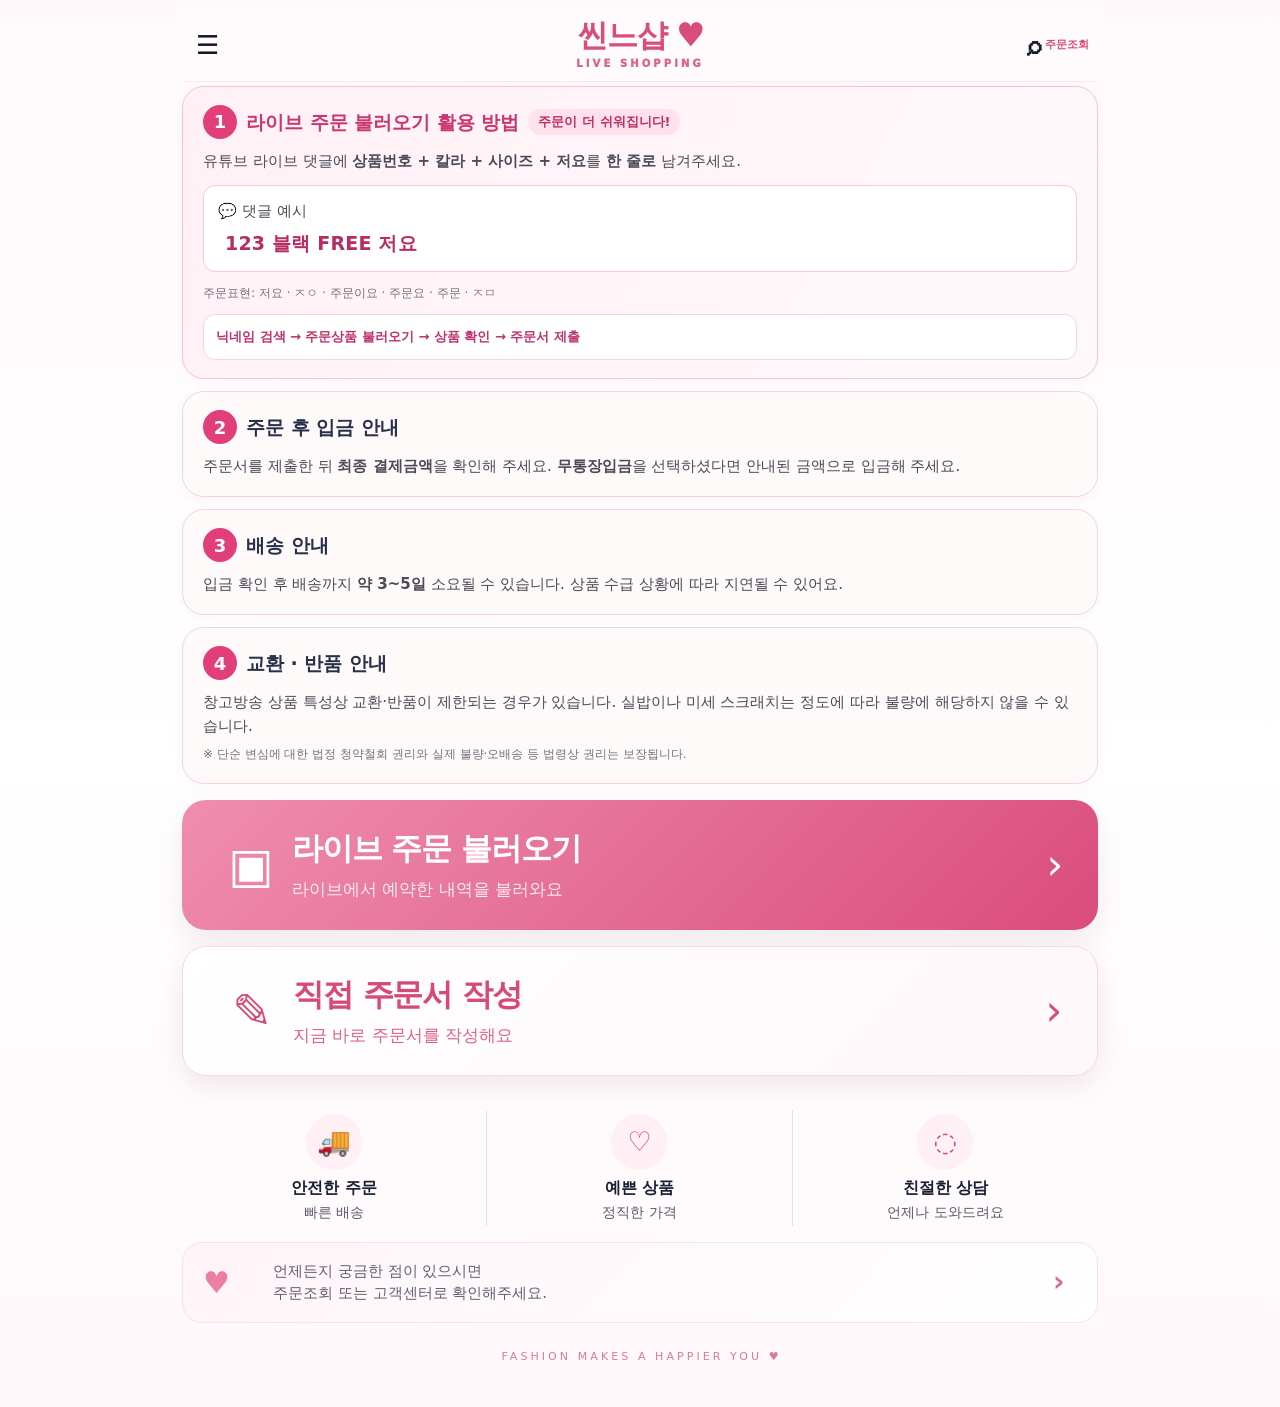
<file: index.html>
<!doctype html>
<html lang="ko">
<head>
<meta charset="utf-8">
<meta name="viewport" content="width=device-width,initial-scale=1,viewport-fit=cover">
<meta name="theme-color" content="#fff8fb">
<title>씬느샵 주문서 V7.2.43</title>
<link rel="stylesheet" href="styles.css?v=7.2.43-depositor">
<style>.ssinne-depositor-field{display:flex;flex-direction:column;gap:6px;margin:10px 0;padding:12px;border:1px solid #e9d5ff;border-radius:10px}.ssinne-depositor-field.hidden{display:none}.ssinne-depositor-field small{color:#64748b;font-size:12px}</style></head>
<body class="shop-body">
<div class="shop-shell customer-order-shell">
  <header class="shop-header customer-shop-header">
    <button id="homeMenuBtn" class="header-round" type="button" aria-label="메뉴">☰</button>
    <button id="backBtn" class="header-back hidden" type="button">← 이전으로</button>
    <a href="index.html" class="shop-logo shop-logo-centered">씬느샵 <span>♥</span><small>LIVE SHOPPING</small></a>
    <a href="customer.html" class="header-order-link" aria-label="주문조회"><span>⌕</span><small>주문조회</small></a>
  </header>

  <!-- 주문서 선택 -->
  <section id="homeScreen" class="screen">
    <div class="home-order-guides" aria-label="씬느샵 주문 이용 안내">
      <article class="home-order-guide home-order-guide-featured">
        <h2><span class="home-guide-num">1</span> 라이브 주문 불러오기 활용 방법 <em>주문이 더 쉬워집니다!</em></h2>
        <p>유튜브 라이브 댓글에 <strong>상품번호 + 칼라 + 사이즈 + 저요</strong>를 <strong>한 줄로</strong> 남겨주세요.</p>
        <div class="home-comment-example">💬 댓글 예시 <strong>123 블랙 FREE 저요</strong></div>
        <p class="home-guide-small">주문표현: 저요 · ㅈㅇ · 주문이요 · 주문요 · 주문 · ㅈㅁ</p>
        <div class="home-guide-steps">닉네임 검색 → 주문상품 불러오기 → 상품 확인 → 주문서 제출</div>
      </article>
      <article class="home-order-guide">
        <h2><span class="home-guide-num">2</span> 주문 후 입금 안내</h2>
        <p>주문서를 제출한 뒤 <strong>최종 결제금액</strong>을 확인해 주세요. <strong>무통장입금</strong>을 선택하셨다면 안내된 금액으로 입금해 주세요.</p>
      </article>
      <article class="home-order-guide">
        <h2><span class="home-guide-num">3</span> 배송 안내</h2>
        <p>입금 확인 후 배송까지 <strong>약 3~5일</strong> 소요될 수 있습니다. 상품 수급 상황에 따라 지연될 수 있어요.</p>
      </article>
      <article class="home-order-guide">
        <h2><span class="home-guide-num">4</span> 교환 · 반품 안내</h2>
        <p>창고방송 상품 특성상 교환·반품이 제한되는 경우가 있습니다. 실밥이나 미세 스크래치는 정도에 따라 불량에 해당하지 않을 수 있습니다.</p>
        <p class="home-guide-small">※ 단순 변심에 대한 법정 청약철회 권리와 실제 불량·오배송 등 법령상 권리는 보장됩니다.</p>
      </article>
    </div>

    <div class="home-choice-stack">
      <button id="goLive" class="home-choice home-choice-live" type="button">
        <span class="home-choice-icon">▣</span>
        <span class="home-choice-copy"><b>라이브 주문 불러오기</b><small>라이브에서 예약한 내역을 불러와요</small></span>
        <span class="home-choice-arrow">›</span>
      </button>
      <button id="goDirect" class="home-choice home-choice-direct" type="button">
        <span class="home-choice-icon">✎</span>
        <span class="home-choice-copy"><b>직접 주문서 작성</b><small>지금 바로 주문서를 작성해요</small></span>
        <span class="home-choice-arrow">›</span>
      </button>
    </div>

    <div class="home-trust">
      <div><span class="trust-circle">🚚</span><b>안전한 주문</b><small>빠른 배송</small></div>
      <div><span class="trust-circle">♡</span><b>예쁜 상품</b><small>정직한 가격</small></div>
      <div><span class="trust-circle">◌</span><b>친절한 상담</b><small>언제나 도와드려요</small></div>
    </div>
    <a class="home-help" href="customer.html"><span>♥</span><div>언제든지 궁금한 점이 있으시면<br>주문조회 또는 고객센터로 확인해주세요.</div><b>›</b></a>
    <div class="home-footer-copy">FASHION MAKES A HAPPIER YOU <span>♥</span></div>
  </section>

  <!-- 라이브 주문 불러오기 -->
  <section id="liveScreen" class="screen hidden order-flow-screen">
    <div class="flow-banner">
      <div class="flow-banner-icon">▣</div>
      <div><h1>라이브 주문 불러오기</h1><p>라이브 방송에서 예약한 상품을 불러와 주문서를 이어서 작성할 수 있어요.</p></div>
    </div>

    <div class="live-comment-guide" aria-label="라이브 댓글 주문 작성 방법">
      <div class="live-comment-guide-title">💬 라이브 댓글 주문 방법</div>
      <p>유튜브 방송 댓글에 <strong>상품번호 + 칼라 + 사이즈 + 주문표현</strong>을 <strong>한 줄로</strong> 남겨주세요.</p>
      <div class="live-comment-guide-examples">
        <span>예시 ① <strong>123 블랙 FREE 저요</strong></span>
        <span>예시 ② <strong>205 아이보리 L ㅈㅇ</strong></span>
        <span>예시 ③ <strong>307 핑크 M 주문이요</strong></span>
      </div>
      <p class="live-comment-guide-keywords">주문표현: <strong>저요 · ㅈㅇ · 주문이요 · 주문요 · 주문 · ㅈㅁ</strong></p>
      <p class="live-comment-guide-notice">※ 상품번호만 쓰거나 내용을 여러 줄로 나누면 주문이 인식되지 않을 수 있어요. 댓글을 남긴 뒤 아래에서 유튜브 닉네임으로 주문을 불러와 주세요.</p>
    </div>

    <div class="order-section-card">
      <div class="order-section-head">
        <div><h2>1. 유튜브 닉네임 입력</h2><p>방송에서 댓글을 작성할 때 사용한 이름을 입력해주세요. @는 빼셔도 됩니다.</p></div>
        <button id="liveCatalogRefresh" class="btn mini ghost refresh-mini" type="button">↻ 상품정보 새로고침</button>
      </div>
      <div class="two-col-fields one-col-mobile">
        <label><span>유튜브 닉네임</span><input id="liveNick" class="input" placeholder="예: 방송 댓글에 표시되는 이름" autocomplete="off" enterkeyhint="search"><div id="nickSuggestions" class="suggestions"></div><small id="liveNickHint" class="live-nick-hint">유튜브 댓글에 표시되는 닉네임을 입력해주세요.</small></label>
      </div>
      <button id="liveLoad" class="btn primary w100 order-main-button" type="button">🔎 내 주문상품 불러오기</button><div id="liveLookupResult" class="live-lookup-result hidden" role="status" aria-live="polite"></div><button id="liveDirectFallback" class="btn ghost w100 live-direct-fallback" type="button">댓글 주문이 없나요? 상품번호로 직접 주문하기 →</button>
    </div>

    <div id="liveLoaded" class="hidden commerce-layout live-commerce-layout">
      <div class="commerce-main">
        <div class="order-section-card cart-summary-card live-cart-main">
          <div class="order-section-head"><div><h2>2. 불러온 상품 확인</h2><p>상품번호·칼라·사이즈·수량을 확인하세요. 빠진 상품은 아래에서 추가할 수 있어요.</p></div><span id="liveCartCount" class="pill">총 0개</span></div>
          <div id="liveItems" class="text-item-list"></div>
        </div>

        <div class="order-section-card product-pick-card">
          <div class="order-section-head product-input-head"><div><h2>빠진 상품 추가하기 (선택)</h2><p>댓글 주문에 빠진 상품은 상품번호로 바로 추가할 수 있어요.</p></div><button id="liveCatalogRefresh2" class="btn mini ghost refresh-mini" type="button">↻ 상품정보 새로고침</button></div>
          <div class="product-search-row"><label>상품번호</label><input id="liveManualSearch" class="input" inputmode="text" autocapitalize="characters" autocomplete="off" placeholder="예: 105, A105, SS-12"><button id="liveManualSearchBtn" class="btn primary" type="button">⌕ 검색</button></div>
          <div id="liveManualSearchMessage" class="product-search-message hidden"></div>
          <div id="liveManualBox" class="direct-product-box hidden">
            <div class="field-row"><label>상품명</label><input id="liveManualName" class="input" readonly></div>
            <div class="option-compact-row"><label>칼라<select id="liveManualColor" class="input"></select></label><label>사이즈<select id="liveManualSize" class="input"></select></label><label>수량<div class="qtybox direct-qty"><button id="liveManualMinus" type="button">−</button><b id="liveManualQty">1</b><button id="liveManualPlus" type="button">+</button></div></label></div>
            <button id="liveManualAdd" class="btn primary w100 cart-add-button" type="button">🛒 주문에 추가</button>
          </div>
        </div>

        <div class="order-section-card shipping-form-card customer-info-card">
          <div class="order-section-head"><div><h2>주문자 · 배송지 정보</h2><p>이전에 입력한 배송지는 다음 주문에도 자동 저장됩니다.</p></div><span class="saved-badge">✓ 이전 배송지 자동저장</span></div>
          <div class="dense-form">
            <label><span>닉네임</span><input id="liveNick2" class="input" readonly></label>
            <label><span>수령인</span><input id="liveReceiver" class="input" placeholder="신성은"></label>
            <label><span>연락처</span><input id="livePhone2" class="input" inputmode="tel"></label>
            <label class="address-line"><span>주소</span><div><input id="liveAddress" class="input" readonly placeholder="주소 검색 버튼을 눌러주세요"><button class="btn primary" type="button" onclick="openPostcode('live')">⌕ 주소 검색</button></div></label>
            <div id="livePostcodePanel" class="postcode-inline hidden"><div class="postcode-inline-head"><div><b>주소 검색</b><small>도로명 또는 건물명을 입력해주세요.</small></div><button class="postcode-close" type="button" onclick="closePostcode('live')">닫기 ×</button></div><div id="livePostcodeEmbed" class="postcode-embed"></div></div>
            <input id="liveZip" class="hidden">
            <label><span>상세주소</span><input id="liveDetail" class="input"></label>
            <label><span>배송메모</span><input id="liveMemo" class="input" placeholder="문 앞에 놓아주세요"></label>
          </div>
        </div>
      </div>

      <aside class="commerce-summary">
        <div class="order-section-card total-summary-card">
          <div class="order-section-head"><div><h2>결제 예정금액</h2><p>불러온 상품 금액과 배송비를 확인해주세요.</p></div><span class="free-badge">20만원 이상 무료배송</span></div>
          <div class="checkout-total"><div><small>상품금액</small><b id="liveSubtotal">0원</b></div><i></i><div><small>배송비</small><b id="liveShipping">0원</b></div><i></i><div class="grand"><small>총 결제금액</small><b id="liveTotal">0원</b></div></div><div id="liveVipBadge" class="vip-customer-badge hidden"></div>
        </div>

        <div class="order-section-card compact-choice-card">
          <div class="order-section-head"><div><h2>배송지역</h2></div></div>
          <div class="simple-choice-grid"><button class="simple-choice active" data-ship-target="live" data-ship="basic"><span>◉</span><b>기본배송 4,000원</b></button><button class="simple-choice" data-ship-target="live" data-ship="island"><span>○</span><b>제주·도서산간 7,000원</b></button></div><input id="liveShippingType" class="hidden" value="basic">
        </div>

        <div class="order-section-card compact-choice-card">
          <div class="order-section-head"><div><h2>결제방식</h2></div></div>
          <div class="simple-choice-grid"><button class="simple-choice active" data-pay-target="live" data-pay="bank"><span>◉</span><b>🏦 계좌이체</b></button><button class="simple-choice card-choice" data-pay-target="live" data-pay="card"><span>○</span><b>💳 카드결제</b><small class="vat-note">부가세 10% 추가</small></button></div><input id="livePayment" class="hidden" value="bank">
          <label id="liveDepositorWrap" class="ssinne-depositor-field"><span>입금자명 (계좌이체)</span><input id="liveDepositor" class="input" placeholder="실제 입금하실 분의 이름" autocomplete="name"><small>수령인 이름이 기본 입력됩니다. 다른 이름으로 입금하시면 수정해주세요.</small></label>
        </div>

        <div class="order-section-card bank-section compact-bank-card">
          <div class="order-section-head"><div><h2>입금계좌</h2><p>관리자 설정의 최신 계좌가 표시됩니다.</p></div></div>
          <div class="account-row"><div><b id="liveBankAccount">계좌정보 확인중</b><small id="liveBankText">관리자 설정의 최신 계좌를 불러옵니다</small></div><button class="btn primary" type="button" onclick="copyBank()">▣ 계좌복사</button></div>
        </div>
        <button id="liveSubmit" class="btn primary w100 final-submit checkout-submit" type="button">✈ 주문서 제출하기</button>
      </aside>
    </div>
  </section>

  <!-- 직접 주문서 작성 -->
  <section id="directScreen" class="screen hidden order-flow-screen">
    <div class="flow-banner direct-banner">
      <div class="flow-banner-icon">▤</div>
      <div><h1>직접 주문서 작성</h1><p>원하시는 상품을 직접 검색하여 주문하실 수 있어요.</p></div>
      <div class="flow-handnote">좋아하는 마음이<br>좋은 하루를 만들어요 ♡</div>
    </div>

    <div class="commerce-layout direct-commerce-layout">
      <div class="commerce-main">
        <div class="order-section-card section-zero product-pick-card">
          <div class="order-section-head product-input-head">
            <div><h2>상품 담기</h2><p>상품번호를 검색하고 옵션을 골라 장바구니에 담아주세요.</p></div>
            <button id="directCatalogRefresh" class="btn mini ghost refresh-mini" type="button">↻ 상품정보 새로고침</button>
          </div>
          <div class="product-search-row"><label>상품번호</label><input id="directSearch" class="input" inputmode="text" autocapitalize="characters" autocomplete="off" placeholder="예: 105, A105, SS-12"><button id="directSearchBtn" class="btn primary" type="button">⌕ 검색</button></div>
          <div id="directSearchMessage" class="product-search-message hidden"></div>
          <div id="directProductBox" class="direct-product-box hidden">
            <div class="field-row"><label>상품명</label><input id="directProductName" class="input" readonly></div>
            <div class="option-compact-row"><label>칼라<select id="directColor" class="input"></select></label><label>사이즈<select id="directSize" class="input"></select></label><label>수량<div class="qtybox direct-qty"><button id="directMinus" type="button">−</button><b id="directQtyPick">1</b><button id="directPlus" type="button">+</button></div></label></div>
            <button id="directAdd" class="btn primary w100 cart-add-button" type="button">🛒 장바구니에 담기</button>
          </div>
        </div>

        <div class="order-section-card shipping-form-card customer-info-card">
          <div class="order-section-head"><div><h2>주문자 · 배송지 정보</h2><p>정확한 배송을 위해 연락처와 주소를 확인해주세요.</p></div><span class="saved-badge">✓ 이전 배송지 자동저장</span></div>
          <div class="dense-form">
            <label><span>닉네임</span><input id="directNick" class="input" placeholder="씬느샵-s0t (@ 제외)" autocomplete="off"></label>
            <label><span>수령인</span><input id="directReceiver" class="input" placeholder="신성은"></label>
            <label><span>연락처</span><input id="directPhone" class="input" inputmode="tel" placeholder="010-1234-5678"></label>
            <label class="address-line"><span>주소</span><div><input id="directAddress" class="input" readonly placeholder="주소 검색 버튼을 눌러주세요"><button class="btn primary" type="button" onclick="openPostcode('direct')">⌕ 주소 검색</button></div></label>
            <div id="directPostcodePanel" class="postcode-inline hidden"><div class="postcode-inline-head"><div><b>주소 검색</b><small>도로명 또는 건물명을 입력해주세요.</small></div><button class="postcode-close" type="button" onclick="closePostcode('direct')">닫기 ×</button></div><div id="directPostcodeEmbed" class="postcode-embed"></div></div>
            <input id="directZip" class="hidden">
            <label><span>상세주소</span><input id="directDetail" class="input"></label>
            <label><span>배송메모</span><input id="directMemo" class="input" placeholder="문 앞에 놓아주세요"></label>
          </div>
        </div>
      </div>

      <aside class="commerce-summary">
        <div class="order-section-card cart-summary-card">
          <div class="order-section-head"><div><h2>장바구니</h2><p>여러 상품을 계속 담고 수량을 바로 조정할 수 있어요.</p></div><span id="directCartCount" class="pill">총 0개</span></div>
          <div id="directCart" class="text-item-list"></div>
        </div>

        <div class="order-section-card total-summary-card">
          <div class="order-section-head"><div><h2>결제 예정금액</h2><p>상품금액과 배송비를 확인해주세요.</p></div><span class="free-badge">20만원 이상 무료배송</span></div>
          <div class="checkout-total"><div><small>상품금액</small><b id="directSubtotal">0원</b></div><i></i><div><small>배송비</small><b id="directShipping">0원</b></div><i></i><div class="grand"><small>총 결제금액</small><b id="directTotal">0원</b></div></div><div id="directVipBadge" class="vip-customer-badge hidden"></div>
        </div>

        <div class="order-section-card compact-choice-card">
          <div class="order-section-head"><div><h2>배송지역</h2></div></div>
          <div class="simple-choice-grid"><button class="simple-choice active" data-ship-target="direct" data-ship="basic"><span>◉</span><b>기본배송 4,000원</b></button><button class="simple-choice" data-ship-target="direct" data-ship="island"><span>○</span><b>제주·도서산간 7,000원</b></button></div><input id="directShippingType" class="hidden" value="basic">
        </div>

        <div class="order-section-card compact-choice-card">
          <div class="order-section-head"><div><h2>결제방식</h2></div></div>
          <div class="simple-choice-grid"><button class="simple-choice active" data-pay-target="direct" data-pay="bank"><span>◉</span><b>🏦 계좌이체</b></button><button class="simple-choice card-choice" data-pay-target="direct" data-pay="card"><span>○</span><b>💳 카드결제</b><small class="vat-note">부가세 10% 추가</small></button></div><input id="directPayment" class="hidden" value="bank">
          <label id="directDepositorWrap" class="ssinne-depositor-field"><span>입금자명 (계좌이체)</span><input id="directDepositor" class="input" placeholder="실제 입금하실 분의 이름" autocomplete="name"><small>수령인 이름이 기본 입력됩니다. 다른 이름으로 입금하시면 수정해주세요.</small></label>
        </div>

        <div class="order-section-card bank-section compact-bank-card">
          <div class="order-section-head"><div><h2>입금계좌</h2><p>관리자 설정의 최신 계좌가 표시됩니다.</p></div></div>
          <div class="account-row"><div><b id="directBankAccount">계좌정보 확인중</b><small id="directBankText">관리자 설정의 최신 계좌를 불러옵니다</small></div><button class="btn primary" type="button" onclick="copyBank()">▣ 계좌복사</button></div>
        </div>
        <button id="directSubmit" class="btn primary w100 final-submit checkout-submit" type="button">✈ 주문서 제출하기</button>
      </aside>
    </div>
    <div class="flow-footer">Ssineu Shop　♡　언제나, 더 예쁜 하루가 되길</div>
  </section>

  <!-- 주문 완료 -->
  <section id="completeScreen" class="screen hidden complete-page">
    <div class="complete-card">
      <div class="complete-check">✓</div>
      <h1>주문이 정상적으로 접수되었습니다!</h1>
      <p class="complete-lead">씬느샵을 이용해 주셔서 감사합니다.<br>포장까지 정성껏 준비하겠습니다. ♡</p>
      <div class="complete-number-box"><small>주문번호</small><div><b id="completeNo"></b><button id="completeCopy" type="button" aria-label="주문번호 복사">▣</button></div><span>(이 번호는 주문조회 시 필요합니다)</span></div>
      <div id="completeInfo" class="complete-info"></div>
      <div class="complete-products-title"><span>🛍</span><h2>주문상품 (<b id="completeCount">0</b>건)</h2></div>
      <div id="completeItems" class="complete-items text-item-list"></div>
      <div class="complete-review-notice" role="note" aria-label="주문내역 확인 안내">
        <strong>📢 주문내역을 꼭 확인해 주세요!</strong>
        <p>주문서가 정상적으로 작성되었는지 <b>반드시 주문조회를 통해 확인</b>해 주세요.</p>
        <p>상품번호, 칼라, 사이즈, 수량, 결제금액이 정확한지 한 번 더 확인 부탁드립니다.</p>
      </div>
      <div class="complete-notice">ⓘ　입금 확인 후 순차적으로 포장하여 발송됩니다.<br>　　궁금한 점이 있으시면 고객센터를 이용해 주세요. ♡</div>
      <div class="complete-actions final-actions"><a href="index.html" class="btn ghost">⌂ 쇼핑 계속하기</a><a href="customer.html" class="btn primary">⌕ 주문서 확인하기</a><a id="bandBtn" target="_blank" rel="noopener noreferrer" class="btn green">♧ 씬느샵 밴드 바로가기 ↗</a><a href="https://open.kakao.com/o/grVINIri" target="_blank" rel="noopener noreferrer" class="btn yellow">💬 씬느샵 알림톡방 ↗</a></div>
      <div class="complete-brand-footer"><span>♥</span> 씬느샵<br><small>항상 고객님과 함께합니다. ♡</small></div>
      <span id="completeTotal" class="hidden"></span><div id="completePayment" class="hidden"></div>
    </div>
  </section>
</div>

<div id="busy" class="modal" role="status" aria-live="polite"><div class="modal-card complete order-wait"><div class="order-wait-icon">🛍️</div><div class="spinner"></div><h2 id="busyText">처리 중입니다...</h2><div id="submitProgress" class="submit-progress hidden"><div>✓ 주문정보 확인</div><div>◌ 상품·재고 확인 및 주문 저장 중</div><div class="submit-progress-tip">저장 결과가 확인되면 자동으로 완료 화면이 열립니다.<br>창을 닫거나 다시 누르지 말아주세요.</div></div><div class="sub">네트워크 상태에 따라 시간이 더 걸릴 수 있습니다.</div></div></div>
<div id="toast" class="toast-message hidden"></div>
<script src="https://t1.daumcdn.net/mapjsapi/bundle/postcode/prod/postcode.v2.js"></script>
<script src="config.js?v=7.2.43-depositor"></script>
<script src="app.js?v=7.2.43-depositor"></script>
</body></html>
</file>
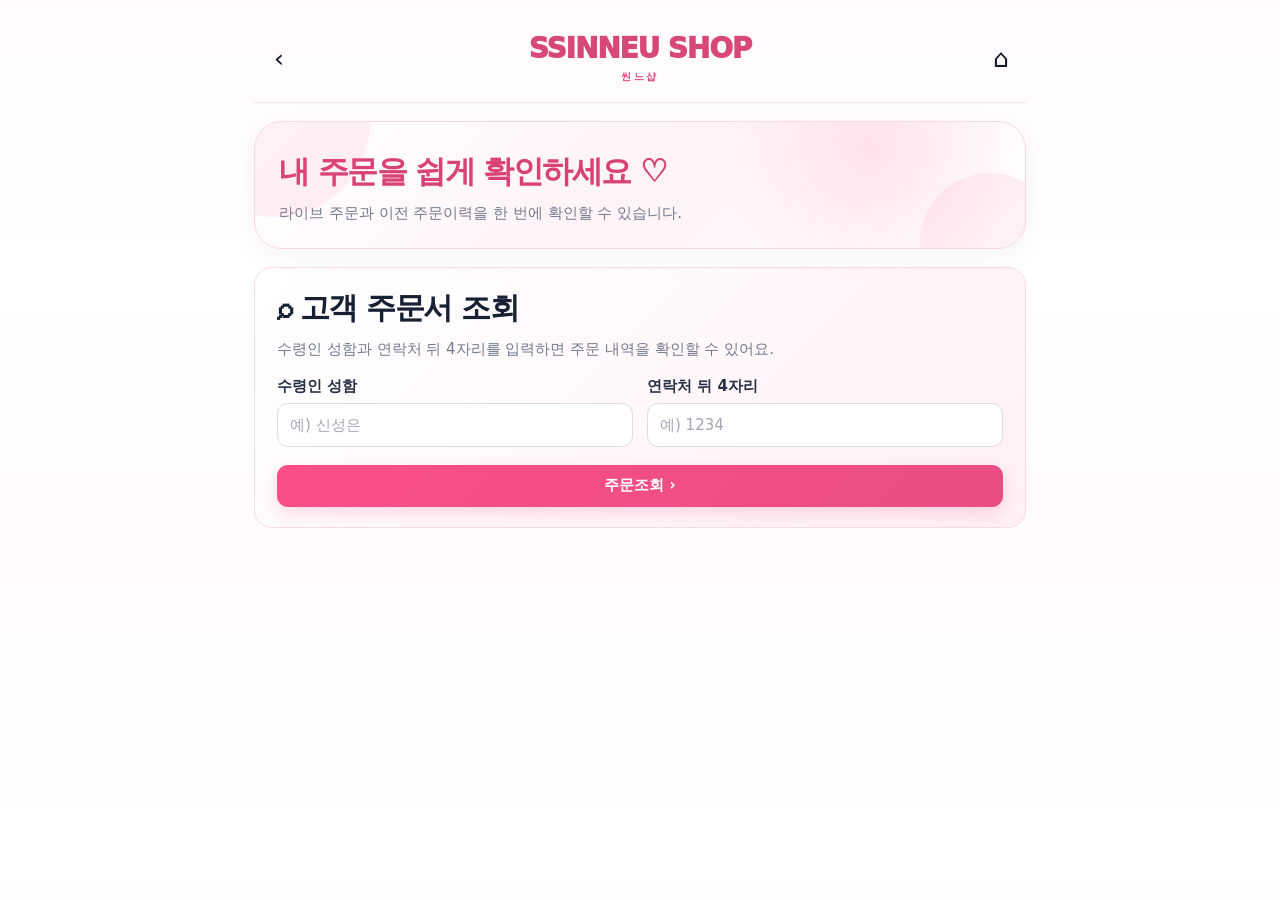
<file: customer.html>
<!doctype html>
<html lang="ko">
<head>
  <meta charset="utf-8">
  <meta name="viewport" content="width=device-width,initial-scale=1">
  <title>씬느샵 주문조회 V7.2.35</title>
  <link rel="stylesheet" href="styles.css?v=7.2.35">
</head>
<body>
<div class="shell customer-shell">
  <header class="mobile-header">
    <a href="index.html" class="header-icon" aria-label="뒤로">‹</a>
    <a href="index.html" class="logo">SSINNEU SHOP<small>씬느샵</small></a>
    <a href="index.html" class="header-icon" aria-label="주문서">⌂</a>
  </header>

  <div class="hero" style="padding:22px 24px">
    <div class="hero-title" style="font-size:31px">내 주문을 쉽게 확인하세요 ♡</div>
    <div class="sub">라이브 주문과 이전 주문이력을 한 번에 확인할 수 있습니다.</div>
  </div>

  <div class="lookup-hero section">
    <div class="section-title"><div><div class="h1">⌕ 고객 주문서 조회</div><div class="sub">수령인 성함과 연락처 뒤 4자리를 입력하면 주문 내역을 확인할 수 있어요.</div></div></div>
    <div class="lookup-grid">
      <div class="field"><label>수령인 성함</label><input id="receiver" class="input" placeholder="예) 신성은"></div>
      <div class="field"><label>연락처 뒤 4자리</label><input id="last4" class="input" maxlength="4" inputmode="numeric" placeholder="예) 1234"></div>
    </div>
    <button id="lookup" class="btn primary w100 section" type="button">주문조회 ›</button>
  </div>

  <div id="msg" class="note section hidden"></div>
  <div id="result" class="section hidden">
    <div class="section-title"><h2>▤ 주문 조회 결과</h2><span id="count" class="pill"></span></div>
    <div id="orders"></div>
    <div class="feature-banner section">아직 입금완료 되지 않은 주문은 고객님이 직접 수정 또는 삭제할 수 있습니다. 입금완료 후에는 관리자에게 문의해 주세요. ♡</div>
  </div>
</div>

<div id="editModal" class="modal"><div class="modal-card">
  <div class="section-title"><div><h2 style="margin:0">주문 수정 / 삭제</h2><div id="editOrderNo" class="hint"></div></div><button id="editClose" class="btn ghost">닫기</button></div>
  <div id="editVerify" class="note privacy section">
    개인정보 보호를 위해 수정·삭제할 때는 <b>전체 휴대폰번호</b>를 한 번 더 확인합니다.
    <div class="field section"><label>전체 휴대폰번호</label><input id="editPhone" class="input" inputmode="tel" placeholder="010-1234-5678"></div>
    <button id="editVerifyBtn" class="btn primary w100 section">본인확인 후 주문 열기 ›</button>
  </div>
  <div id="editForm" class="hidden">
    <div class="form-grid section">
      <div class="field"><label>수령인</label><input id="editReceiver" class="input"></div>
      <div class="field"><label>우편번호</label><div class="toolbar"><input id="editZip" class="input"><button id="editPostcode" class="btn softpink" type="button">주소찾기</button></div></div>
      <div class="field full"><label>주소</label><input id="editAddress" class="input"></div>
      <div class="field full"><label>배송메모</label><input id="editMemo" class="input"></div>
    </div>
    <div class="card pad soft section"><div class="section-title"><h3>현재 주문상품</h3><span class="pill">입금완료 전 수정 가능</span></div><div id="editCart"></div></div>
    <div class="card pad section"><h3 style="margin-top:0">상품 추가 / 옵션 변경</h3><input id="editSearch" class="input" placeholder="상품번호 또는 상품명 검색"><div id="editCatalog" class="products section"></div></div>
    <div class="totalbar section"><div class="stat">수정 후 결제금액 <b id="editAmount"></b></div></div>
    <div class="toolbar section"><button id="editSave" class="btn primary">수정 저장</button><button id="editDelete" class="btn red">주문 삭제</button><button id="editCancel" class="btn ghost">취소</button></div>
  </div>
</div></div>

<div id="busy" class="modal"><div class="modal-card complete"><div class="spinner"></div><h2 id="busyText">처리하고 있습니다...</h2></div></div>
<script src="https://t1.daumcdn.net/mapjsapi/bundle/postcode/prod/postcode.v2.js"></script>
<script src="config.js?v=7.2.35"></script>
<script src="customer.js?v=7.2.35"></script>
</body>
</html>
</file>
<file: styles.css>
:root{
  --pink:#f94f86;
  --pink-strong:#ef2f70;
  --pink-soft:#fff1f6;
  --pink-soft-2:#ffe5ee;
  --rose:#ff89ad;
  --ink:#182033;
  --muted:#737b8d;
  --line:#eadfe6;
  --line-strong:#f2c8d7;
  --card:#ffffff;
  --bg:#fff8fb;
  --green:#27b866;
  --green-soft:#e6f9ee;
  --yellow:#ffd93b;
  --yellow-soft:#fff7cb;
  --blue:#4f8ef7;
  --blue-soft:#eaf2ff;
  --purple:#7f65ee;
  --orange:#ff9a4b;
  --danger:#ee4f67;
  --shadow:0 12px 34px rgba(99,49,73,.08);
  --shadow-soft:0 7px 24px rgba(99,49,73,.06);
  --radius:22px;
  --radius-sm:14px;
}
*{box-sizing:border-box}
html{scroll-behavior:smooth}
body{margin:0;font-family:Pretendard,"Noto Sans KR","Apple SD Gothic Neo",system-ui,-apple-system,sans-serif;background:linear-gradient(180deg,#fffafd 0,#fff 48%,#fff9fc 100%);color:var(--ink);font-size:15px}
a{text-decoration:none;color:inherit}
button,input,select,textarea{font:inherit}
button{cursor:pointer}
button:disabled{opacity:.45;cursor:not-allowed}
.hidden{display:none!important}
.section{margin-top:18px}
.w100{width:100%}

/* shared brand/header */
.shell{max-width:1180px;margin:0 auto;padding:22px 24px 44px}
.shell.customer-shell{max-width:820px}
.topbar{display:flex;align-items:center;justify-content:space-between;gap:18px;margin-bottom:18px;padding:8px 2px}
.brand{display:flex;align-items:center;gap:9px;font-weight:950;font-size:28px;letter-spacing:-.04em;color:#111a2c}
.brand b,.brand-heart{color:var(--pink)}
.brand-sub{font-size:11px;letter-spacing:.28em;color:#d6547f;margin-top:2px}
.logo-stack{display:flex;flex-direction:column;line-height:1}
.mobile-header{display:flex;align-items:center;justify-content:space-between;padding:10px 4px 18px;border-bottom:1px solid #f8e4ec;margin-bottom:18px}
.mobile-header .logo{text-align:center;font-weight:950;color:#d84877;font-size:28px;letter-spacing:-.04em}
.mobile-header .logo small{display:block;font-size:10px;letter-spacing:.28em;margin-top:5px}
.header-icon{width:42px;height:42px;border:0;background:transparent;border-radius:12px;font-size:25px;display:grid;place-items:center;color:#101725}
.hero{position:relative;overflow:hidden;border:1px solid #f8d8e3;background:radial-gradient(circle at 80% 20%,rgba(255,190,208,.38),transparent 24%),linear-gradient(135deg,#fff 0,#fff3f7 50%,#fff 100%);border-radius:28px;padding:36px 32px;box-shadow:var(--shadow-soft)}
.hero:before,.hero:after{content:"";position:absolute;border-radius:50%;background:rgba(249,79,134,.08)}
.hero:before{width:190px;height:190px;left:-75px;top:-95px}.hero:after{width:140px;height:140px;right:-35px;bottom:-65px}
.hero-kicker{font-size:14px;letter-spacing:.16em;color:#d75680;font-weight:800}
.hero-title{font-size:44px;font-weight:950;color:#d84275;letter-spacing:-.05em;margin:7px 0 8px}
.hero-copy{font-size:18px;line-height:1.7;color:#5f6573;max-width:650px}
.handnote{color:#e85987;font-family:"Nanum Pen Script","Segoe Print",cursive;font-size:23px;transform:rotate(-2deg);line-height:1.25}

/* cards, text, controls */
.card{background:rgba(255,255,255,.96);border:1px solid var(--line);border-radius:var(--radius);box-shadow:var(--shadow)}
.pad{padding:24px}
.soft{background:linear-gradient(135deg,#fff6f9,#fff)}
.h1{font-size:34px;font-weight:950;letter-spacing:-.045em;margin:0 0 8px}
.sub{color:var(--muted);line-height:1.65}
.hint{font-size:13px;color:var(--muted);line-height:1.55}
.note{padding:14px 16px;border:1px solid #f4d4df;border-radius:15px;background:#fff6f9;color:#5f5f70;line-height:1.6}
.note.privacy{background:linear-gradient(135deg,#fff0f5,#ffe6ef);color:#a52d56;border-color:#ffd1e0}
.section-title{display:flex;align-items:center;justify-content:space-between;gap:12px;margin:0 0 12px}
.section-title h3{margin:0;font-size:21px;letter-spacing:-.03em}
.section-title h2{margin:0;font-size:28px;letter-spacing:-.035em}
.pill{display:inline-flex;align-items:center;gap:6px;padding:7px 11px;border-radius:999px;font-size:13px;font-weight:850;background:var(--pink-soft);color:#c93268;white-space:nowrap}
.pill.green{background:var(--green-soft);color:#168d4d}.pill.orange{background:#fff0e5;color:#d87127}.pill.blue{background:var(--blue-soft);color:#356dcc}.pill.gray{background:#f0f1f4;color:#646b7a}.pill.red{background:#ffe5eb;color:#d63859}
.input{width:100%;min-height:50px;padding:13px 15px;border:1px solid #dcdde5;border-radius:13px;background:#fff;color:#1d2536;outline:none;transition:.16s box-shadow,.16s border-color}
.input::placeholder{color:#a4a7b3}
.input:focus{border-color:#f37da4;box-shadow:0 0 0 4px rgba(249,79,134,.10)}
textarea.input{min-height:105px;resize:vertical}
.field{display:flex;flex-direction:column;gap:7px}.field.full{grid-column:1/-1}.field label{font-weight:850;color:#273045}
.required:after{content:" *";color:var(--pink-strong)}
.form-grid{display:grid;grid-template-columns:1fr 1fr;gap:14px}
.toolbar{display:flex;gap:10px;align-items:center;flex-wrap:wrap}.toolbar .input{width:auto;flex:1 1 170px}
.btn{border:0;border-radius:13px;padding:13px 18px;font-weight:850;background:#f4f3f6;color:var(--ink);transition:.16s transform,.16s box-shadow,.16s filter;display:inline-flex;align-items:center;justify-content:center;gap:7px;min-height:46px}
.btn:hover{transform:translateY(-1px);filter:brightness(.995)}
.btn.primary{background:linear-gradient(135deg,var(--pink),#e94d83);color:#fff;box-shadow:0 7px 17px rgba(239,47,112,.16)}
.btn.green{background:linear-gradient(135deg,#36c877,#1fad5f);color:#fff}.btn.yellow{background:linear-gradient(135deg,#ffe147,#ffd024);color:#1b1b1b}.btn.blue{background:linear-gradient(135deg,#69a3ff,#4f8ef7);color:#fff}.btn.red{background:#fff0f3;color:#d83c5d;border:1px solid #ffd4de}.btn.ghost{background:#fff;border:1px solid #dfe1e8}.btn.softpink{background:#fff0f5;color:#dd3c72;border:1px solid #ffd2e0}
.actions{display:flex;gap:8px;align-items:center;flex-wrap:wrap}

/* customer home */
.choice-grid{display:grid;grid-template-columns:1fr 1fr;gap:18px;margin-top:22px}
.choice{border:1px solid #f4d7e1;padding:26px 25px;text-align:left;position:relative;overflow:hidden;min-height:178px;box-shadow:var(--shadow-soft);transition:.18s transform,.18s box-shadow}
.choice:hover{transform:translateY(-2px);box-shadow:0 15px 35px rgba(128,61,91,.11)}
.choice.primary-choice{background:linear-gradient(135deg,#f58ab0,#dc4b7f);color:#fff;border:0}
.choice .choice-icon{font-size:42px;margin-bottom:10px}.choice h2{margin:4px 0 8px;font-size:27px;letter-spacing:-.035em}.choice.primary-choice .sub{color:#fff3f7}.choice-arrow{position:absolute;right:22px;top:50%;font-size:33px;transform:translateY(-50%);opacity:.8}
.trust-row{display:grid;grid-template-columns:repeat(3,1fr);gap:0;margin-top:24px;padding:16px 4px}.trust-item{text-align:center;padding:10px 14px;border-right:1px solid #f1dde5}.trust-item:last-child{border-right:0}.trust-icon{width:54px;height:54px;margin:0 auto 8px;border-radius:50%;background:#fff1f6;display:grid;place-items:center;font-size:25px;color:#d94e7d}.trust-item b{display:block;font-size:15px}.trust-item span{font-size:13px;color:var(--muted)}

/* live/direct customer flow */
.flow-title{display:flex;align-items:flex-start;gap:14px;margin-bottom:16px}.flow-icon{width:58px;height:58px;border-radius:18px;background:#fff0f5;display:grid;place-items:center;font-size:30px;color:var(--pink)}
.step-card{padding:18px;border:1px solid #f6dce5;border-radius:18px;background:linear-gradient(135deg,#fff9fb,#fff);margin-top:14px}.step-head{display:flex;gap:12px;align-items:flex-start}.step-no{flex:0 0 38px;width:38px;height:38px;border-radius:50%;background:linear-gradient(135deg,#ee6a96,#d84678);color:#fff;display:grid;place-items:center;font-weight:950;font-size:18px}.step-body{flex:1}.step-body h3{margin:2px 0 4px;font-size:20px}.secure-box{margin-top:13px;padding:13px 15px;border-radius:15px;background:linear-gradient(135deg,#ffeef4,#ffe4ee);color:#a52d56;font-weight:750;display:flex;gap:10px;align-items:center}
.suggestions{display:flex;flex-wrap:wrap;gap:8px;margin-top:8px}.suggestion{border:1px solid #f1c8d7;background:#fff7fa;border-radius:999px;padding:9px 12px;font-weight:750;color:#b53965}.suggestion.active{background:var(--pink);color:white;border-color:var(--pink)}
.products{display:grid;gap:10px}.product-row{display:grid;grid-template-columns:72px 1fr auto;gap:13px;align-items:center;padding:13px;border:1px solid var(--line);border-radius:16px;background:#fff}.thumb{width:68px;height:68px;border-radius:13px;background:#f5eff2;object-fit:cover}.price{font-weight:950;color:#263047}.qtybox{display:flex;align-items:center;gap:8px}.qtybox button{width:34px;height:34px;border-radius:50%;border:1px solid #f2d6e0;background:#fff;color:#d94477;font-size:20px}.cart-line{display:grid;grid-template-columns:minmax(0,1fr) auto auto;gap:12px;align-items:center;padding:13px 4px;border-bottom:1px solid #f0e8ec}.cart-line:last-child{border-bottom:0}
.totalbar{display:flex;justify-content:space-between;gap:12px;border-radius:16px;padding:16px 17px;background:#fff4f8;border:1px solid #f8dbe5}.stat{font-size:14px;color:#656c7a}.stat b{display:block;font-size:22px;color:#db3d72;margin-top:3px}.payment-grid{display:grid;grid-template-columns:1fr 1fr;gap:12px}.payment-choice{border:2px solid #f3d7e1;border-radius:18px;background:#fff;padding:18px;text-align:left;display:flex;align-items:center;gap:13px;min-height:88px}.payment-choice.active{border-color:var(--pink);background:#fff2f6;box-shadow:0 7px 18px rgba(249,79,134,.08)}.payment-choice .pay-icon{font-size:32px}.payment-choice strong{font-size:19px;color:#d83f74}.payment-choice span{display:block;font-size:13px;color:var(--muted);margin-top:3px}

/* completion */
.complete{text-align:center}.check{width:106px;height:106px;margin:0 auto 18px;border-radius:50%;background:linear-gradient(135deg,#ff96b8,#ef4c83);display:grid;place-items:center;color:#fff;font-size:58px;font-weight:950;box-shadow:0 14px 30px rgba(239,76,131,.18)}
.order-number{padding:15px;border-radius:16px;background:linear-gradient(135deg,#fff1f6,#ffe5ee);font-weight:950;font-size:29px;color:#162033}.complete-actions{display:grid;grid-template-columns:1fr 1fr;gap:10px;margin-top:20px}.complete-actions .btn{min-height:56px;font-size:16px}

/* customer lookup */
.lookup-hero{padding:20px 22px;background:linear-gradient(135deg,#fff,#fff0f5);border:1px solid #f7dbe5;border-radius:22px}.lookup-hero .h1{font-size:30px}.lookup-grid{display:grid;grid-template-columns:1fr 1fr;gap:14px;margin-top:15px}.order-card{background:#fff;border:1px solid #f4d3df;border-radius:18px;padding:18px;margin-top:13px;box-shadow:var(--shadow-soft)}.order-card.unpaid{background:linear-gradient(135deg,#fff,#fffafb)}.order-card .order-head{display:flex;align-items:flex-start;justify-content:space-between;gap:10px}.order-card .order-lines{white-space:pre-wrap;line-height:1.75;margin-top:13px}.edit-tip{margin-top:14px;padding:13px 15px;border-radius:14px;background:#fff0f5;color:#d33869;font-size:13px;font-weight:750}

/* admin shell */
.login-wrap{min-height:100vh;display:grid;place-items:center;padding:24px;background:radial-gradient(circle at 20% 10%,#ffe5ef 0,transparent 28%),radial-gradient(circle at 90% 80%,#fff0f6 0,transparent 32%),#fffafd}.login-card{width:min(440px,100%);padding:34px}.login-card h1{font-size:31px;margin:22px 0 6px}.login-logo{width:74px;height:74px;border-radius:24px;background:linear-gradient(135deg,#ffb6cd,#f45186);display:grid;place-items:center;color:#fff;font-size:34px;box-shadow:0 12px 26px rgba(239,76,131,.18)}
.layout{min-height:100vh;display:grid;grid-template-columns:220px minmax(0,1fr);background:#fffafd}.sidebar{position:sticky;top:0;height:100vh;padding:28px 18px 22px;background:linear-gradient(180deg,#fff,#fff4f8);border-right:1px solid #f1e2e8;display:flex;flex-direction:column}.sidebar .brand{font-size:25px;padding:0 10px 24px}.side-tagline{font-size:12px;color:#8a7280;padding:0 10px 20px;line-height:1.55}.nav{display:flex;flex-direction:column;gap:5px;overflow:auto}.nav button{display:flex;align-items:center;gap:11px;width:100%;border:0;background:transparent;border-radius:13px;padding:12px 13px;text-align:left;font-weight:800;color:#253147}.nav button:before{content:attr(data-icon);width:23px;text-align:center;font-size:17px}.nav button:hover{background:#fff1f6}.nav button.active{background:linear-gradient(135deg,#ffdce8,#fff0f5);color:#d93e72;box-shadow:inset 0 0 0 1px #ffd5e3}.sidebar-footer{margin-top:auto;padding:18px 10px 0;color:#df6088;font-family:"Nanum Pen Script","Segoe Print",cursive;font-size:20px;line-height:1.35}.admin-main{padding:0 28px 44px;min-width:0}.admin-header{position:sticky;top:0;z-index:15;display:flex;align-items:center;justify-content:space-between;gap:14px;min-height:86px;padding:17px 4px;background:rgba(255,250,253,.92);backdrop-filter:blur(12px);border-bottom:1px solid rgba(238,220,228,.75)}.admin-header h1{font-size:24px}.admin-user{display:flex;align-items:center;gap:10px}.admin-avatar{width:42px;height:42px;border-radius:50%;background:#ffe1eb;display:grid;place-items:center;font-size:21px}.admin-panel{display:none;padding-top:24px}.admin-panel.active{display:block}.panel-hero{display:flex;align-items:flex-end;justify-content:space-between;gap:20px;margin-bottom:16px}.panel-hero h2{font-size:31px;margin:0 0 5px;letter-spacing:-.045em}.panel-hero .sub{font-size:14px}.panel-note{font-family:"Nanum Pen Script","Segoe Print",cursive;color:#e34f7f;font-size:22px;text-align:right;max-width:260px}
.admin-card{background:#fff;border:1px solid #f0e1e7;border-radius:20px;box-shadow:var(--shadow-soft);padding:20px}.admin-grid-2{display:grid;grid-template-columns:1fr 1fr;gap:16px}.admin-grid-3{display:grid;grid-template-columns:repeat(3,1fr);gap:14px}.split{display:grid;grid-template-columns:minmax(320px,.82fr) minmax(0,1.65fr);gap:18px}
.kpis{display:flex;gap:8px;flex-wrap:wrap;margin:15px 0}.kpi{padding:10px 15px;border-radius:12px;border:1px solid #e7e1e5;background:#fff;font-weight:750;color:#5f6674}.kpi strong{display:inline-block;margin-left:6px;font-size:15px;color:#d83f73}.kpi:first-child{background:#fff0f5;border-color:#ffd1df;color:#d53f71}.kpi:first-child strong{color:#d53f71}
.table-wrap{overflow:auto;border:1px solid #eee4e8;border-radius:15px;background:#fff}.table{width:100%;border-collapse:collapse;min-width:850px}.table th,.table td{padding:11px 12px;border-bottom:1px solid #eee8eb;text-align:left;vertical-align:middle;font-size:13px}.table th{position:sticky;top:0;background:#fafbfe;color:#39445b;font-weight:850;z-index:1}.table tr:hover td{background:#fffafd}.table select{border:0;border-radius:999px;padding:6px 25px 6px 10px;background:#fff0f5;color:#c93c6c;font-weight:800}.table .btn{min-height:34px;padding:7px 11px;font-size:12px}
.upload-zone{border:2px dashed #cbd0dc;border-radius:16px;padding:30px;text-align:center;background:#fff;transition:.15s border-color}.upload-zone:hover{border-color:#f28aab}.upload-zone .upload-icon{font-size:42px;color:#9197a5}.status-row{display:grid;grid-template-columns:repeat(3,1fr);gap:10px}.status-card{padding:14px 16px;border-radius:14px;font-weight:850;display:flex;align-items:center;justify-content:space-between}.status-card.green{background:#e8f9ef;color:#158b4b}.status-card.orange{background:#fff3df;color:#c66b1e}.status-card.red{background:#fff0f4;color:#d23c67}.status-card b{font-size:20px}
.live-actions{display:grid;grid-template-columns:minmax(280px,1.4fr) repeat(3,minmax(160px,.7fr));gap:12px}.live-action{padding:16px;border-radius:17px;border:1px solid #f0dbe3;background:#fff}.live-action.primary{background:linear-gradient(135deg,#ff6c9c,#e9477e);color:#fff;border:0}.live-action .btn{width:100%}
.snapshot-box{display:grid;grid-template-columns:1.25fr .75fr;gap:14px}.snapshot-actions{display:grid;grid-template-columns:1fr 1fr;gap:10px}.snapshot-big{padding:22px;border-radius:18px;background:linear-gradient(135deg,#ff4f86,#f4779f);color:#fff;border:0;text-align:left}.snapshot-big.alt{background:linear-gradient(135deg,#f2efff,#e4ddff);color:#5234c9}.snapshot-big b{font-size:18px;display:block;margin-bottom:6px}.snapshot-list{border:1px solid #f0dfe6;border-radius:15px;padding:12px;background:#fff}.snapshot-list .cart-line{grid-template-columns:1fr auto}
.feature-banner{padding:14px 16px;border-radius:16px;background:linear-gradient(135deg,#fff0f5,#fff7fa);border:1px solid #f8dbe5;color:#bd3e68}.feature-banner b{color:#9c2750}

/* modal, loading, responsive */
.modal{position:fixed;inset:0;background:rgba(31,23,29,.44);display:none;align-items:center;justify-content:center;padding:22px;z-index:100}.modal.show{display:flex}.modal-card{width:min(760px,100%);max-height:92vh;overflow:auto;background:#fff;border-radius:24px;padding:25px;box-shadow:0 28px 90px rgba(38,17,28,.25)}
.spinner{width:46px;height:46px;margin:0 auto 14px;border:5px solid #ffe0eb;border-top-color:var(--pink);border-radius:50%;animation:spin .8s linear infinite}@keyframes spin{to{transform:rotate(360deg)}}
.disabled{pointer-events:none;opacity:.5}
pre{font-family:inherit}

@media(max-width:1050px){
  .layout{grid-template-columns:180px minmax(0,1fr)}.sidebar{padding-left:12px;padding-right:12px}.admin-main{padding-left:20px;padding-right:20px}.split{grid-template-columns:1fr}.live-actions{grid-template-columns:1fr 1fr}.admin-grid-2{grid-template-columns:1fr}.panel-note{display:none}
}
@media(max-width:760px){
  body{font-size:16px}.shell{padding:14px 14px 30px}.shell.customer-shell{max-width:none}.mobile-header{margin-bottom:12px}.hero{padding:28px 20px}.hero-title{font-size:36px}.hero-copy{font-size:16px}.choice-grid{grid-template-columns:1fr}.choice{min-height:132px;padding:22px}.trust-row{grid-template-columns:1fr 1fr 1fr;padding:8px 0}.trust-item{padding:8px 6px}.trust-item span{font-size:12px}.h1{font-size:28px}.pad{padding:18px}.form-grid,.lookup-grid,.payment-grid{grid-template-columns:1fr}.product-row{grid-template-columns:62px minmax(0,1fr)}.product-row .actions{grid-column:1/-1}.cart-line{grid-template-columns:minmax(0,1fr) auto}.cart-line>.btn:last-child{grid-column:1/-1}.complete-actions{grid-template-columns:1fr}.layout{display:block}.sidebar{position:sticky;top:0;z-index:30;height:auto;padding:8px 10px;background:rgba(255,250,253,.96);border-right:0;border-bottom:1px solid #f1e2e8}.sidebar .brand,.side-tagline,.sidebar-footer{display:none}.nav{flex-direction:row;overflow-x:auto;gap:6px}.nav button{min-width:max-content;padding:9px 11px}.admin-main{padding:0 12px 30px}.admin-header{min-height:66px}.admin-header .sub{display:none}.panel-hero{align-items:flex-start}.panel-hero h2{font-size:27px}.live-actions{grid-template-columns:1fr}.snapshot-box{grid-template-columns:1fr}.snapshot-actions{grid-template-columns:1fr}.status-row{grid-template-columns:1fr}.table{min-width:760px}.toolbar .input{flex:1 1 100%}.btn{min-height:49px}.login-card{padding:26px}.step-card{padding:15px}.step-no{width:34px;height:34px;flex-basis:34px}.mobile-hide{display:none!important}
}
/* V6.1.0 refinements */
.shop-shell{width:min(980px,100%);margin:0 auto;padding:14px 18px 36px}.shop-header{display:flex;align-items:center;justify-content:space-between;gap:12px;padding:8px 4px 14px}.shop-logo{text-align:center;font-weight:950;font-size:30px;color:#d84374;line-height:1}.shop-logo small{display:block;font-size:11px;letter-spacing:.24em;margin-top:7px}.header-link{font-weight:800;color:#d84374}.compact-hero{padding:30px 34px}.form-stack{display:grid;grid-template-columns:110px minmax(0,1fr);gap:10px 14px;align-items:center}.form-stack label{font-weight:850}.form-stack .toolbar{display:grid;grid-template-columns:minmax(0,1fr) auto}.bank-copy{display:flex;align-items:center;justify-content:center;gap:16px;padding:15px;border-radius:15px;background:#fff1f6}.bank-copy span{display:flex;align-items:center;gap:8px}.bank-copy small{color:var(--muted)}
.quick-menu{display:grid;grid-template-columns:repeat(5,1fr);gap:10px}.quick-btn{border:1px solid #f0e1e7;border-radius:16px;padding:18px 12px;background:#fff;display:flex;flex-direction:column;gap:7px;align-items:center}.quick-btn b{font-size:15px}.quick-btn span{font-size:12px;color:var(--muted);text-align:center}.quick-btn.pink{background:#fff1f6;color:#d73d70}.quick-btn.blue{background:#edf5ff;color:#326fc9}.quick-btn.green{background:#ecfbf2;color:#158c4c}.quick-btn.violet{background:#f3efff;color:#5d43ca}.quick-btn.orange{background:#fff5e9;color:#d16d1e}.settings-grid{display:grid;grid-template-columns:1fr 1fr;gap:16px}.settings-grid .admin-card label{display:block;font-weight:800;margin-bottom:6px}.option-list{display:flex;gap:8px;flex-wrap:wrap}.option-list .pill button{border:0;background:transparent;color:inherit;font-weight:900}.admin-card h3{letter-spacing:-.03em}
@media(max-width:900px){.quick-menu{grid-template-columns:1fr 1fr}.settings-grid{grid-template-columns:1fr}.form-stack{grid-template-columns:1fr}.bank-copy{flex-direction:column;align-items:stretch}.bank-copy span{justify-content:center}.shop-shell{padding:10px 12px 28px}.compact-hero{padding:24px 20px}}

/* V6.1.0 final refinements */
.mini-actions{display:flex;align-items:center;gap:8px;flex-wrap:wrap}
.btn.mini{min-height:36px;padding:8px 11px;font-size:12px;border-radius:10px}
.orders-hero{align-items:center}.orders-hero>div:first-child{min-width:260px}
.quick-menu.compact{display:flex;grid-template-columns:none;gap:7px;justify-content:flex-end;flex-wrap:wrap;margin-left:auto}
.quick-menu.compact .quick-btn{min-height:42px;padding:9px 11px;border-radius:12px;display:inline-flex;flex-direction:row;gap:6px;width:auto;white-space:nowrap;font-size:13px}
.quick-menu.compact .quick-btn b{font-size:12px}
.provider-select{flex:0 0 210px!important;width:210px!important}
.status-select{min-width:128px;border:1px solid #e5dce1!important;border-radius:999px!important;padding:7px 28px 7px 11px!important;font-weight:850!important;background:#fff!important}
.status-select.green{background:#e6f9ee!important;color:#168d4d!important}.status-select.blue{background:#eaf2ff!important;color:#356dcc!important}.status-select.gray{background:#fff3e7!important;color:#b86a27!important}
.product-basic-grid{display:grid;grid-template-columns:repeat(6,minmax(105px,1fr));gap:10px}.product-editor .input{min-height:44px;padding:10px 12px}.option-editor{border-top:1px solid #f2e5ea;padding-top:14px}.option-entry{display:grid;grid-template-columns:minmax(150px,1fr) minmax(140px,.8fr) auto;gap:10px;align-items:end}

@media(max-width:1050px){.product-basic-grid{grid-template-columns:repeat(3,1fr)}.orders-hero{align-items:flex-start;flex-direction:column}.quick-menu.compact{justify-content:flex-start;margin-left:0}}
@media(max-width:760px){
  .shop-shell{max-width:520px;padding:8px 10px 24px}.shop-header{position:sticky;top:0;z-index:20;background:rgba(255,250,253,.96);backdrop-filter:blur(10px);padding:9px 3px}.shop-logo{font-size:23px}.shop-logo small{font-size:9px}.header-link{font-size:13px}.compact-hero{padding:20px 17px;border-radius:20px}.hero-kicker{font-size:11px}.hero-title{font-size:31px}.hero-copy{font-size:14px;line-height:1.55}.handnote{font-size:18px}.choice-grid{gap:10px;margin-top:12px}.choice{min-height:105px;padding:17px 18px;border-radius:18px}.choice .choice-icon{font-size:30px;margin:0 0 3px}.choice h2{font-size:21px;margin:2px 0 3px}.choice .sub{font-size:13px}.trust-row{margin-top:12px}.trust-icon{width:42px;height:42px;font-size:19px}.pad{padding:15px}.section{margin-top:11px}.section-title{align-items:flex-start;margin-bottom:9px}.section-title h3{font-size:18px}.h1{font-size:23px}.sub{font-size:13px}.flow-icon{width:46px;height:46px;font-size:24px;border-radius:14px}.input{min-height:44px;padding:10px 12px;border-radius:11px}.btn{min-height:44px;padding:10px 13px;border-radius:11px}.form-stack{gap:8px}.payment-grid{grid-template-columns:1fr 1fr;gap:8px}.payment-choice{min-height:70px;padding:11px;border-radius:14px;gap:8px}.payment-choice .pay-icon{font-size:23px}.payment-choice strong{font-size:15px}.payment-choice span{font-size:11px}.totalbar{padding:11px 9px;gap:4px}.stat{text-align:center;font-size:11px;flex:1}.stat b{font-size:17px}.bank-copy{padding:11px;gap:8px}.bank-copy span{font-size:13px}.cart-line{padding:10px 2px;font-size:13px}.complete .check{width:76px;height:76px;font-size:42px}.complete-actions{gap:8px}
  .nav{padding-bottom:2px}.nav button{font-size:12px;padding:8px 9px;gap:6px}.nav button:before{font-size:16px;width:20px}.admin-main{max-width:100vw}.admin-header h1{font-size:19px}.panel-hero{margin-bottom:10px}.panel-hero h2{font-size:22px}.orders-hero .sub{display:none}.quick-menu.compact{width:100%;display:grid;grid-template-columns:1fr 1fr;gap:6px}.quick-menu.compact .quick-btn{width:100%;min-height:40px;justify-content:flex-start;padding:8px 10px}.quick-menu.compact .quick-btn:last-child{grid-column:1/-1}.admin-card{padding:13px;border-radius:16px}.kpis{display:grid;grid-template-columns:1fr 1fr;gap:6px}.kpi{padding:8px 9px;font-size:12px}.table-wrap{border-radius:12px}.table{min-width:680px}.table th,.table td{padding:8px;font-size:12px}.provider-select{flex:0 0 180px!important;width:180px!important}.product-basic-grid{grid-template-columns:1fr 1fr}.option-entry{grid-template-columns:1fr 1fr}.option-entry .btn{grid-column:1/-1}.settings-grid{gap:10px}
}
@media(max-width:420px){.payment-grid{grid-template-columns:1fr}.product-basic-grid{grid-template-columns:1fr 1fr}.mini-actions{width:100%;justify-content:space-between}.section-title:has(.mini-actions){flex-wrap:wrap}}

/* V6.1.0 card customer search + final mobile density */
.card-searchbar .input{flex:1 1 360px}.card-sendbar{align-items:center}.card-sendbar #cardSelectedCount{min-width:72px;text-align:center}.card-searchbar .btn,.card-sendbar .btn{white-space:nowrap}
@media(max-width:760px){.card-searchbar{display:grid;grid-template-columns:minmax(0,1fr) auto auto;gap:6px}.card-searchbar .input{grid-column:1/-1;width:100%}.card-sendbar{display:grid;grid-template-columns:auto minmax(0,1fr);gap:6px}.card-sendbar label{font-size:12px}.card-sendbar .provider-select{width:100%!important;flex:1 1 auto!important}.card-sendbar #cardSelectedCount{align-self:center}.card-sendbar #cardSelectAll{min-height:40px}.card-sendbar #cardSend{grid-column:1/-1;width:100%}.admin-header{padding:6px 2px}.panel-hero{padding:12px 2px}.panel-hero h2{margin-bottom:3px}.admin-card .toolbar{gap:6px}.quick-menu.compact .quick-btn b{font-size:11px}.table th,.table td{line-height:1.3}}

/* ================================
   V6.1.0 고객 주문서 최종 시안 반영
   - 최신 주문서 선택/직접입력/완료 화면
   - 상품 사진 미사용
   - 모바일 한눈에 보기 밀도 최적화
   ================================ */
.shop-body{background:linear-gradient(180deg,#fff9fc 0,#fff 54%,#fff8fb 100%)}
.customer-order-shell{max-width:900px!important;padding:8px 14px 34px!important}
.customer-shop-header{position:relative;min-height:82px;padding:10px 4px 12px!important;border-bottom:1px solid #fae8ef;display:grid!important;grid-template-columns:120px 1fr 120px;align-items:center;background:rgba(255,251,253,.97);z-index:25}
.customer-shop-header .shop-logo-centered{justify-self:center;font-size:31px;line-height:1;color:#d84d79;letter-spacing:-.035em;text-align:center;font-weight:950}
.customer-shop-header .shop-logo-centered small{display:block;font-size:10px;letter-spacing:.31em;margin-top:8px;color:#d76588}
.header-round,.header-back{justify-self:start;border:0;background:transparent;color:#141925;font-weight:850;font-size:20px;min-height:44px;padding:8px 10px;border-radius:14px}
.header-round{font-size:26px}
.header-back{background:#fff;border:1px solid #f6d6e1;color:#e34579;box-shadow:0 6px 18px rgba(211,67,115,.08);font-size:15px;padding:10px 15px}
.header-order-link{justify-self:end;display:flex;align-items:center;gap:4px;color:#161c28;font-weight:850;font-size:12px;padding:8px 5px}.header-order-link>span{font-size:27px;line-height:1}.header-order-link small{font-size:11px;color:#d84a78}

/* home selection */
.home-visual{position:relative;min-height:390px;overflow:hidden;border-radius:26px;background:radial-gradient(circle at 78% 46%,rgba(255,190,211,.43),transparent 26%),radial-gradient(circle at 16% 72%,rgba(249,128,165,.22),transparent 25%),linear-gradient(145deg,#fff8fb,#fff1f6 62%,#fff);border:1px solid #fae0e9;box-shadow:0 10px 30px rgba(153,72,104,.08);display:flex;flex-direction:column;align-items:center;justify-content:center;text-align:center;padding:70px 45px 45px}
.home-brand-big{position:relative;z-index:3;font-size:50px;font-weight:950;color:#d94a77;letter-spacing:-.055em;line-height:1}.home-brand-big span{color:#f49bb7}.home-brand-big small{display:block;font-size:17px;letter-spacing:.33em;margin-top:14px;color:#d3537e}
.home-visual>p{position:relative;z-index:3;font-size:20px;line-height:1.65;color:#555c6b;margin:28px 0 0;font-weight:620}
.home-note{position:absolute;z-index:3;color:#d96b8e;font-family:"Nanum Pen Script","Segoe Print",cursive;font-size:20px;line-height:1.35;transform:rotate(-5deg)}.home-note.note-left{left:55px;top:46px}.home-note.note-right{right:58px;top:65px;transform:rotate(6deg)}
.home-decor{position:absolute;z-index:1;filter:saturate(.7);opacity:.28;user-select:none}.bag-decor{left:26px;bottom:20px;font-size:145px;transform:rotate(-6deg)}.flower-decor{right:25px;bottom:20px;font-size:145px;transform:rotate(5deg)}
.home-choice-stack{display:grid;gap:16px;margin-top:20px}.home-choice{border:1px solid #f4d9e3;border-radius:24px;min-height:130px;padding:22px 28px;display:grid;grid-template-columns:82px 1fr 30px;align-items:center;text-align:left;box-shadow:0 10px 28px rgba(121,53,81,.10)}.home-choice-live{border:0;background:linear-gradient(135deg,#ef8eaf,#da4c7d);color:#fff}.home-choice-direct{background:linear-gradient(135deg,#fff,#fff7fa);color:#d74978}.home-choice-icon{font-size:48px;text-align:center}.home-choice-copy{display:flex;flex-direction:column;gap:8px}.home-choice-copy b{font-size:31px;letter-spacing:-.035em}.home-choice-copy small{font-size:17px;color:inherit;opacity:.86}.home-choice-arrow{font-size:42px;font-weight:300;text-align:center}
.home-trust{display:grid;grid-template-columns:repeat(3,1fr);margin-top:18px;padding:16px 0}.home-trust>div{display:flex;align-items:center;flex-direction:column;text-align:center;gap:5px;padding:4px 12px;border-right:1px solid #f2dce5}.home-trust>div:last-child{border-right:0}.home-trust b{font-size:16px}.home-trust small{font-size:14px;color:#555b68}.trust-circle{display:grid;place-items:center;width:56px;height:56px;border-radius:50%;background:#fff0f5;color:#d74a78;font-size:27px;margin-bottom:3px}
.home-help{display:grid;grid-template-columns:58px 1fr 24px;gap:12px;align-items:center;background:linear-gradient(135deg,#fff4f8,#fff);border:1px solid #fae1e9;border-radius:20px;padding:17px 20px;color:#5c6270;line-height:1.5}.home-help>span{font-size:30px;color:#ed7da2}.home-help>b{font-size:28px;color:#dc6990}.home-footer-copy{text-align:center;letter-spacing:.28em;font-size:11px;color:#d97b99;margin:27px 0 2px}.home-footer-copy span{letter-spacing:0}

/* shared customer order flow */
.order-flow-screen{padding-top:4px}.flow-banner{position:relative;display:grid;grid-template-columns:62px 1fr auto;align-items:center;gap:16px;border:1px solid #fae0e9;border-radius:20px;background:linear-gradient(135deg,#fff,#fff7fa);padding:17px 20px;box-shadow:0 8px 22px rgba(133,58,89,.06)}.flow-banner-icon{width:54px;height:54px;border-radius:16px;background:#fff0f5;color:#ed467e;display:grid;place-items:center;font-size:31px}.flow-banner h1{font-size:26px;margin:0 0 4px;letter-spacing:-.035em}.flow-banner p{margin:0;color:#697081;font-size:14px}.flow-handnote{color:#748095;font-family:"Nanum Pen Script","Segoe Print",cursive;line-height:1.3;text-align:right;font-size:15px;transform:rotate(-4deg)}
.order-section-card{background:#fff;border:1px solid #f1e2e8;border-radius:20px;padding:17px 18px;box-shadow:0 8px 24px rgba(107,48,73,.055)}.section-zero{margin-top:12px}.order-section-head{display:flex;align-items:flex-start;justify-content:space-between;gap:10px;margin-bottom:12px}.order-section-head h2{margin:0 0 3px;font-size:21px;letter-spacing:-.035em}.order-section-head p{margin:0;color:#747c8d;font-size:13px;line-height:1.45}.refresh-mini{flex:0 0 auto;color:#d94978!important;border-color:#f4c9d7!important;background:#fff8fb!important}.two-col-fields{display:grid;grid-template-columns:1fr 1fr;gap:12px}.two-col-fields label,.dense-form label{display:grid;gap:6px}.two-col-fields label>span,.dense-form label>span{font-weight:850;font-size:14px}.order-main-button,.final-submit{min-height:52px;font-size:18px;margin-top:12px}.final-submit{box-shadow:0 9px 20px rgba(234,66,119,.16)}

.product-search-message{margin:8px 0 0 129px;padding:9px 12px;border-radius:10px;font-size:13px;font-weight:800;line-height:1.4;background:#f5f7fb;color:#526176}.product-search-message.error{background:#fff0f3;color:#d62e61;border:1px solid #ffd0dd}.product-search-message.soldout{background:#fff6e8;color:#b86600;border:1px solid #ffdca8}.product-search-message.warn{background:#fff9e9;color:#8a6811;border:1px solid #f7e3a4}.product-search-message.info{background:#f5f7fb;color:#526176}.product-search-message.hidden{display:none!important}
.product-search-row{display:grid;grid-template-columns:120px minmax(0,1fr) 112px;gap:9px;align-items:center}.product-search-row>label{font-weight:850;font-size:14px}.direct-product-box{margin-top:10px}.field-row{display:grid;grid-template-columns:120px 1fr;gap:9px;align-items:center}.field-row>label{font-weight:850;font-size:14px}.option-compact-row{display:grid;grid-template-columns:1fr 1fr .8fr;gap:10px;margin-top:10px}.option-compact-row>label{display:grid;grid-template-columns:70px 1fr;align-items:center;gap:6px;font-weight:850;font-size:14px}.direct-qty{justify-content:center;border:1px solid #dcdde5;border-radius:12px;min-height:44px;padding:3px}.direct-qty button{width:32px;height:32px;border-radius:8px;border:0;background:#f6f6f8;color:#1b2231}.direct-qty b{min-width:28px;text-align:center}.cart-add-button{min-height:49px;margin-top:10px;font-size:18px}
.text-item-list{border:1px solid #ececf1;border-radius:14px;overflow:hidden;background:#fff}.customer-item-line{display:grid;grid-template-columns:minmax(0,1fr) auto 46px;gap:10px;align-items:center;padding:12px 13px;border-bottom:1px solid #ededf1}.customer-item-line:last-child{border-bottom:0}.customer-item-line .item-main{display:grid;gap:2px;min-width:0}.customer-item-line .item-main small{font-size:11px;color:#798092}.customer-item-line .item-main b{font-size:15px;white-space:nowrap;overflow:hidden;text-overflow:ellipsis}.customer-item-line .item-main span{font-size:12px;color:#626a7a}.customer-item-line>strong{font-size:15px;white-space:nowrap}.item-delete{width:38px;height:38px;border-radius:11px;border:1px solid #ffd7e2;background:#fff4f7;color:#e24473;font-weight:900}.empty-list{text-align:center;color:#9298a5;padding:20px 12px;font-size:13px}
.free-badge{display:inline-flex;align-items:center;border:1px solid #ffd5e1;background:#fff5f8;color:#e84277;border-radius:999px;padding:7px 12px;font-size:12px;font-weight:850;white-space:nowrap}.checkout-total{display:grid;grid-template-columns:1fr 1px 1fr 1px 1.2fr;align-items:center;text-align:center;background:linear-gradient(135deg,#fff8fb,#fff0f5);border-radius:14px;padding:14px 10px}.checkout-total i{height:45px;background:#dfccd4}.checkout-total div{display:grid;gap:3px}.checkout-total small{font-size:12px}.checkout-total b{font-size:22px;color:#202738}.checkout-total .grand small,.checkout-total .grand b{color:#ef3471}.checkout-total .grand b{font-size:26px}
.simple-choice-grid{display:grid;grid-template-columns:1fr 1fr;gap:10px}.simple-choice{min-height:58px;padding:11px 15px;border:1.5px solid #dfe2e8;border-radius:13px;background:#fff;display:flex;align-items:center;gap:9px;color:#202738}.simple-choice span{font-size:24px;color:#bdc5d1}.simple-choice b{font-size:15px}.simple-choice strong{margin-left:auto;font-size:15px}.simple-choice.active{border-color:#f14980;background:#fff5f8;box-shadow:inset 0 0 0 1px rgba(241,73,128,.08)}.simple-choice.active span{color:#ef3673}.simple-choice.active b,.simple-choice.active strong{color:#1e2431}
.account-row{display:grid;grid-template-columns:1fr auto;gap:12px;align-items:center;background:linear-gradient(135deg,#f8fbff,#fff);border:1px solid #e3e6ed;border-radius:13px;padding:11px 12px}.account-row>div{display:grid;gap:2px}.account-row b{font-size:23px;letter-spacing:.025em}.account-row small{color:#697183;font-size:13px}.saved-badge{max-width:55%;display:inline-flex;align-items:center;background:#e5f8eb;color:#198c4c;border-radius:999px;padding:7px 11px;font-size:11px;font-weight:800;line-height:1.25;text-align:center}.dense-form{display:grid;gap:8px}.dense-form label{grid-template-columns:105px minmax(0,1fr);align-items:center}.dense-form label>span{align-self:center}.address-line>div{display:grid;grid-template-columns:minmax(0,1fr) 120px;gap:8px}.flow-footer{text-align:center;color:#6f7687;font-size:12px;margin:18px 0 0}.sticky-submit-wrap{margin-top:12px}

/* completion */
.complete-page{padding-top:8px}.complete-card{background:#fff;border:1px solid #ede4e9;border-radius:26px;padding:20px 22px 26px;box-shadow:0 15px 42px rgba(96,44,67,.09);text-align:center}.complete-check{width:92px;height:92px;border-radius:50%;margin:0 auto 14px;background:linear-gradient(135deg,#ff7da5,#ef4078);display:grid;place-items:center;color:#fff;font-size:53px;font-weight:950}.complete-card>h1{font-size:33px;letter-spacing:-.045em;margin:3px 0 8px}.complete-lead{font-size:17px;line-height:1.5;color:#596170;margin:0}.complete-number-box{margin-top:14px;background:linear-gradient(135deg,#fff3f7,#ffe8ef);border-radius:14px;padding:12px 15px}.complete-number-box small{display:block;font-size:14px;font-weight:850}.complete-number-box>div{display:flex;align-items:center;justify-content:center;gap:10px;margin:3px 0}.complete-number-box b{font-size:30px;letter-spacing:.02em}.complete-number-box button{border:0;background:transparent;color:#ed3d74;font-size:22px}.complete-number-box>span{font-size:12px;color:#697080}.complete-info{margin-top:13px;border:1px solid #e6e6eb;border-radius:14px;padding:10px 14px;text-align:left}.complete-info-row{display:grid;grid-template-columns:25px 125px minmax(0,1fr);gap:8px;align-items:start;padding:6px 0;font-size:14px}.complete-info-row .info-icon{color:#111;font-weight:900;text-align:center}.complete-info-row b{font-weight:800}.complete-info-row em{font-style:normal;color:#222a39;overflow-wrap:anywhere}.complete-products-title{display:flex;align-items:center;gap:8px;margin:14px 4px 9px;text-align:left}.complete-products-title>span{font-size:24px;color:#ee3e75}.complete-products-title h2{margin:0;font-size:21px}.complete-item-line{padding:12px 14px;border-bottom:1px solid #ededf1;text-align:left;font-size:15px}.complete-item-line:last-child{border-bottom:0}.complete-notice{text-align:left;background:linear-gradient(135deg,#fff0f5,#ffe8ef);border-radius:14px;padding:13px 15px;margin-top:13px;font-size:13px;line-height:1.65;color:#4f5869}.final-actions{display:grid!important;grid-template-columns:1fr 1fr!important;gap:9px!important;margin-top:13px}.final-actions .btn{min-height:52px;font-size:15px}.complete-brand-footer{margin-top:18px;color:#596170;font-size:14px}.complete-brand-footer>span{color:#ef6d99}.complete-brand-footer small{line-height:1.8;color:#717888}.toast-message{position:fixed;right:18px;bottom:18px;z-index:150;max-width:min(420px,calc(100vw - 36px));padding:13px 17px;border-radius:14px;background:#202533;color:#fff;box-shadow:0 12px 30px rgba(0,0,0,.17);font-weight:750;font-size:14px}

@media(max-width:760px){
  .customer-order-shell{max-width:520px!important;padding:5px 9px 26px!important}.customer-shop-header{min-height:63px;grid-template-columns:92px 1fr 92px;padding:5px 0 8px!important}.customer-shop-header .shop-logo-centered{font-size:23px}.customer-shop-header .shop-logo-centered small{font-size:8px;margin-top:5px}.header-round{font-size:22px;padding:6px}.header-back{font-size:13px;padding:8px 10px;min-height:37px}.header-order-link{font-size:10px;gap:2px}.header-order-link>span{font-size:22px}.header-order-link small{font-size:9px}
  .home-visual{min-height:285px;border-radius:19px;padding:55px 20px 25px}.home-brand-big{font-size:38px}.home-brand-big small{font-size:11px;margin-top:9px}.home-visual>p{font-size:14px;line-height:1.55;margin-top:17px}.home-note{font-size:14px}.home-note.note-left{left:24px;top:28px}.home-note.note-right{right:23px;top:38px}.bag-decor,.flower-decor{font-size:92px;bottom:8px}.bag-decor{left:2px}.flower-decor{right:2px}
  .home-choice-stack{gap:9px;margin-top:10px}.home-choice{min-height:94px;border-radius:17px;padding:13px 14px;grid-template-columns:54px 1fr 20px}.home-choice-icon{font-size:32px}.home-choice-copy{gap:3px}.home-choice-copy b{font-size:20px}.home-choice-copy small{font-size:12px}.home-choice-arrow{font-size:29px}.home-trust{margin-top:9px;padding:10px 0}.home-trust>div{padding:2px 4px}.home-trust b{font-size:12px}.home-trust small{font-size:10px}.trust-circle{width:40px;height:40px;font-size:19px}.home-help{grid-template-columns:38px 1fr 18px;padding:12px 13px;border-radius:15px;font-size:11px}.home-help>span{font-size:21px}.home-help>b{font-size:22px}.home-footer-copy{font-size:8px;margin-top:17px}
  .flow-banner{grid-template-columns:43px 1fr;padding:12px 13px;border-radius:15px;gap:10px}.flow-banner-icon{width:40px;height:40px;font-size:22px;border-radius:12px}.flow-banner h1{font-size:19px}.flow-banner p{font-size:11px}.flow-handnote{display:none}.order-section-card{padding:12px;border-radius:15px}.section-zero{margin-top:8px}.section{margin-top:8px!important}.order-section-head{gap:6px;margin-bottom:8px;align-items:center}.order-section-head h2{font-size:17px}.order-section-head p{font-size:10.5px}.refresh-mini{min-height:33px!important;font-size:10px!important;padding:6px 8px!important}.two-col-fields{grid-template-columns:1fr 1fr;gap:7px}.two-col-fields label>span,.dense-form label>span{font-size:12px}.input{min-height:39px!important;padding:8px 10px!important;font-size:13px!important}.order-main-button,.final-submit{min-height:46px!important;font-size:16px!important;margin-top:8px!important}
  .product-search-row{grid-template-columns:86px minmax(0,1fr) 75px;gap:6px}.product-search-row>label,.field-row>label{font-size:12px}.product-search-row .btn{min-height:39px;padding:8px 9px;font-size:12px}.field-row{grid-template-columns:86px 1fr;gap:6px}.option-compact-row{grid-template-columns:1fr 1fr 1fr;gap:6px;margin-top:7px}.option-compact-row>label{grid-template-columns:1fr;gap:3px;font-size:11px}.direct-qty{min-height:39px}.direct-qty button{width:28px;height:28px}.cart-add-button{min-height:42px!important;font-size:15px!important;margin-top:7px!important}
  .customer-item-line{grid-template-columns:minmax(0,1fr) auto 34px;gap:7px;padding:9px}.customer-item-line .item-main small{font-size:9px}.customer-item-line .item-main b{font-size:13px}.customer-item-line .item-main span{font-size:10px;line-height:1.35}.customer-item-line>strong{font-size:12px}.item-delete{width:31px;height:31px;border-radius:8px;font-size:11px}.empty-list{padding:15px 8px;font-size:11px}.free-badge{font-size:9px;padding:5px 7px}.checkout-total{padding:9px 5px}.checkout-total i{height:34px}.checkout-total small{font-size:9px}.checkout-total b{font-size:16px}.checkout-total .grand b{font-size:19px}.simple-choice-grid{gap:6px}.simple-choice{min-height:45px;padding:8px 9px;border-radius:10px;gap:5px}.simple-choice span{font-size:17px}.simple-choice b,.simple-choice strong{font-size:12px}.account-row{grid-template-columns:1fr auto;gap:7px;padding:8px 9px}.account-row b{font-size:17px}.account-row small{font-size:10px}.account-row .btn{min-height:38px!important;padding:7px 9px!important;font-size:11px!important}.saved-badge{max-width:54%;font-size:9px;padding:5px 7px}.dense-form{gap:6px}.dense-form label{grid-template-columns:72px minmax(0,1fr);gap:5px}.address-line>div{grid-template-columns:minmax(0,1fr) 78px;gap:5px}.address-line .btn{min-height:39px!important;padding:7px!important;font-size:11px!important}.flow-footer{font-size:9px;margin-top:11px}
  .complete-page{padding-top:4px}.complete-card{border-radius:18px;padding:14px 13px 20px}.complete-check{width:65px;height:65px;font-size:38px;margin-bottom:9px}.complete-card>h1{font-size:23px;margin:2px 0 5px}.complete-lead{font-size:12px}.complete-number-box{margin-top:9px;padding:9px}.complete-number-box small{font-size:11px}.complete-number-box b{font-size:22px}.complete-number-box button{font-size:17px}.complete-number-box>span{font-size:9px}.complete-info{padding:7px 9px;margin-top:8px}.complete-info-row{grid-template-columns:19px 88px minmax(0,1fr);gap:5px;padding:4px 0;font-size:11px}.complete-products-title{margin:9px 3px 6px}.complete-products-title>span{font-size:19px}.complete-products-title h2{font-size:16px}.complete-item-line{padding:9px 10px;font-size:11px}.complete-notice{font-size:10px;padding:9px 10px;line-height:1.55;margin-top:8px}.final-actions{gap:6px!important;margin-top:8px}.final-actions .btn{min-height:42px!important;font-size:11px!important;padding:8px 7px!important}.complete-brand-footer{font-size:11px;margin-top:12px}.complete-brand-footer small{font-size:10px}.toast-message{right:10px;bottom:10px;font-size:12px;padding:10px 13px}
}
@media(max-width:420px){.simple-choice-grid{grid-template-columns:1fr 1fr!important}.two-col-fields{grid-template-columns:1fr!important}.free-badge{white-space:normal;text-align:center;max-width:48%}.option-compact-row{grid-template-columns:1fr 1fr}.option-compact-row>label:last-child{grid-column:1/-1;grid-template-columns:65px 1fr}.dense-form label{grid-template-columns:64px minmax(0,1fr)}.final-actions{grid-template-columns:1fr 1fr!important}}

/* V6.1.0 final fixes */
.suggestions{display:flex!important;flex-direction:row!important;flex-wrap:wrap!important;gap:7px!important;align-items:center;margin-top:8px}.suggestion{display:inline-flex!important;align-items:center;justify-content:center;width:auto!important;min-width:0!important;white-space:nowrap!important;border-radius:999px!important;padding:8px 12px!important;line-height:1.1!important}
.simple-choice.card-choice{position:relative;align-items:flex-start}.vat-note{display:block;margin-top:4px;color:#e13f73;font-size:11px;font-weight:850}.simple-choice.active .vat-note{color:#d72f67}
.admin-order-items{display:flex;flex-direction:column;border:1px solid #eadfe4;border-radius:12px;overflow:hidden;background:#fff}.admin-item-row{display:grid;grid-template-columns:58px minmax(130px,1.4fr) minmax(70px,.7fr) minmax(70px,.7fr) 55px 90px 100px auto auto;gap:8px;align-items:center;padding:10px 12px;border-bottom:1px solid #f0e7eb;font-size:13px}.admin-item-row:last-child{border-bottom:0}.admin-item-row .item-no{font-weight:900;color:#d94273}.admin-item-row strong{text-align:right}.admin-product-picker{display:flex;flex-direction:column;border:1px solid #eee3e8;border-radius:12px;overflow:hidden}.admin-picker-row{display:grid;grid-template-columns:55px minmax(130px,1.3fr) 90px 80px 95px 95px auto;gap:8px;align-items:center;padding:9px 11px;border-bottom:1px solid #f1e8ec;font-size:12px}.admin-picker-row:last-child{border-bottom:0}
@media(max-width:760px){.suggestions{flex-wrap:nowrap!important;overflow-x:auto;padding-bottom:3px}.suggestion{flex:0 0 auto}.admin-item-row{grid-template-columns:44px minmax(110px,1fr) 62px 62px 44px 80px;gap:6px;padding:9px 8px}.admin-item-row>strong{display:none}.admin-item-row>.qtybox,.admin-item-row>.btn{grid-column:auto}.admin-picker-row{grid-template-columns:42px minmax(110px,1fr) 68px 60px 80px auto}.admin-picker-row small{display:none}}

/* V6.1.0 새 설계 */
.kpi-btn{cursor:pointer;font-family:inherit}.kpi-btn:hover{transform:translateY(-1px);box-shadow:0 6px 16px rgba(239,71,124,.08)}
.status-card{border:0;cursor:pointer;font-family:inherit;text-align:left}.status-card:hover{filter:brightness(.98)}
.one-col-mobile{grid-template-columns:1fr!important}.bank-filter.active,.kpi-btn.active{outline:2px solid #ef477c}
@media(max-width:760px){.status-row{grid-template-columns:1fr 1fr 1fr}.status-card{padding:10px 8px;font-size:11px}.status-card b{font-size:14px}.kpis{grid-template-columns:1fr 1fr}.kpis .kpi-btn:last-child{grid-column:1/-1}}

/* V6.2.0 모바일 가독성 + 미출고 관리 */
.pending-customer-card{margin-top:14px;padding:15px 16px;border:1px solid #ffcbd8;border-radius:15px;background:#fff2f5;color:#b92f55;line-height:1.65}.pending-customer-card>b{display:block;font-size:16px;margin-bottom:5px}.pending-customer-card strong{color:#9e2548}.pending-customer-card p{margin:7px 0 0;padding:9px 11px;background:#fff;border-radius:10px;color:#555f70}.pending-message{min-width:210px;min-height:70px!important}.pending-items{min-width:220px}.compact-select{min-width:105px}.btn.violet{background:linear-gradient(135deg,#8d72f4,#7157df);color:#fff}
@media(max-width:760px){
  /* 50~60대 고객용: 너무 작던 글씨/입력칸을 모바일 비율 안에서 확대 */
  .customer-order-shell,.shop-shell,.customer-shell{width:100%!important;max-width:560px!important;margin:0 auto!important;padding-left:14px!important;padding-right:14px!important}
  .customer-order-shell{font-size:17px!important}.flow-banner h1{font-size:23px!important}.flow-banner p,.order-section-head p,.sub{font-size:14px!important;line-height:1.65!important}.order-section-head h2{font-size:20px!important}.two-col-fields label>span,.dense-form label>span,.field label{font-size:15px!important}.input{min-height:50px!important;padding:12px 13px!important;font-size:16px!important}.btn{min-height:50px!important;font-size:15px!important;padding:11px 14px!important}.order-main-button,.final-submit{min-height:55px!important;font-size:18px!important}.product-search-row .btn,.address-line .btn{min-height:50px!important;font-size:14px!important}.customer-item-line .item-main b{font-size:15px!important}.customer-item-line .item-main span{font-size:13px!important}.customer-item-line>strong{font-size:14px!important}.simple-choice{min-height:56px!important}.simple-choice b,.simple-choice strong{font-size:15px!important}.account-row b{font-size:19px!important}.dense-form{gap:9px!important}.dense-form label{grid-template-columns:86px minmax(0,1fr)!important}.complete-info-row{font-size:14px!important}.complete-item-line{font-size:14px!important}.complete-notice{font-size:13px!important}.final-actions .btn{font-size:14px!important;min-height:50px!important}
  /* 관리자 모바일: 상단 메뉴 고정, 손가락 터치 크기 확보 */
  .sidebar{position:sticky!important;top:0!important;padding:8px 8px!important}.nav button{font-size:14px!important;min-height:44px!important;padding:9px 12px!important}.admin-main{padding:0 10px 30px!important}.admin-header{min-height:62px!important}.admin-header h1{font-size:21px!important}.admin-card{padding:14px!important}.panel-hero h2{font-size:23px!important}.toolbar{gap:8px!important}.toolbar .input{flex:1 1 100%!important}.quick-menu.compact{grid-template-columns:1fr 1fr!important}.quick-menu.compact .quick-btn{min-height:48px!important;font-size:14px!important}.kpis,.pending-kpis{grid-template-columns:1fr 1fr!important}.kpi{min-height:54px!important;font-size:14px!important}.table{min-width:720px!important}.table th,.table td{font-size:13px!important;padding:9px!important}.table-wrap{overflow-x:auto!important;-webkit-overflow-scrolling:touch!important}.modal{padding:10px!important}.modal-card{padding:17px!important;border-radius:18px!important;max-height:94vh!important}.pending-addbar{display:grid!important;grid-template-columns:1fr!important}.pending-addbar .input,.pending-addbar .btn{width:100%!important}.status-row{grid-template-columns:1fr 1fr 1fr!important}.status-card{min-height:52px!important;font-size:13px!important}
}
@media(max-width:420px){.dense-form label{grid-template-columns:78px minmax(0,1fr)!important}.quick-menu.compact{grid-template-columns:1fr!important}.quick-menu.compact .quick-btn:last-child{grid-column:auto!important}.kpis,.pending-kpis{grid-template-columns:1fr 1fr!important}.status-row{grid-template-columns:1fr!important}}

/* V6.2.0 전체주문이력 기반 미출고관리 단순화 */
.pending-clean-card{overflow:hidden}.pending-summary-row{display:flex;align-items:center;gap:16px;padding:4px 0 2px}.pending-summary-box{display:flex;align-items:baseline;gap:5px;min-width:180px;padding:16px 18px;border:1px solid #f7cbd9;border-radius:16px;background:linear-gradient(135deg,#fff3f7,#fff)}.pending-summary-box span{font-weight:850;color:#b52e57}.pending-summary-box strong{font-size:28px;color:#e83f73}.pending-summary-box small{font-weight:800;color:#8b5870}.pending-summary-help{color:#6d6170;font-size:14px;line-height:1.6}.pending-toolbar{display:grid;grid-template-columns:minmax(260px,1fr) auto auto auto;align-items:center}.pending-reason-input{min-width:190px}.pending-date-input{min-width:145px}.pending-mobile-list{display:none}.pending-mobile-card{border:1px solid #f2dce4;border-radius:18px;background:#fff;padding:14px;box-shadow:0 7px 20px rgba(191,66,105,.06)}.pending-mobile-head,.pending-mobile-order,.pending-mobile-person{display:flex;align-items:center;justify-content:space-between;gap:8px}.pending-mobile-head label{display:flex;align-items:center;gap:7px;font-weight:800;color:#475569}.pending-mobile-order{margin-top:10px}.pending-mobile-order b{font-size:17px;color:#1e293b}.pending-mobile-order span{font-size:12px;color:#8a94a5}.pending-mobile-person{margin-top:8px;padding:10px 11px;border-radius:12px;background:#faf7f9}.pending-mobile-person strong{color:#d63c70}.pending-mobile-person span{font-size:12px;color:#64748b}.pending-mobile-items{margin-top:10px;padding:11px;border:1px solid #eee5e9;border-radius:12px;font-size:13px;line-height:1.55}.pending-mobile-field{display:grid;grid-template-columns:88px minmax(0,1fr);align-items:center;gap:8px;margin-top:9px}.pending-mobile-field>span{font-weight:850;color:#4b5563;font-size:13px}.pending-mobile-save{width:100%;margin-top:10px}.pending-customer-title{display:flex;justify-content:space-between;align-items:center;gap:8px;margin-bottom:7px}.pending-date-line{margin-top:5px;color:#7a4055}
@media(max-width:900px){.pending-toolbar{grid-template-columns:1fr 1fr}.pending-toolbar .input{grid-column:1/-1}.pending-summary-row{align-items:stretch;flex-direction:column}.pending-summary-box{min-width:0;width:100%}}
@media(max-width:760px){.pending-desktop-table{display:none!important}.pending-mobile-list{display:grid;gap:10px}.pending-toolbar{display:grid!important;grid-template-columns:1fr 1fr!important}.pending-toolbar .input{grid-column:1/-1!important}.pending-toolbar .btn{width:100%!important;min-height:48px!important}.pending-summary-help{font-size:13px}.pending-summary-box{padding:13px 15px}.pending-summary-box strong{font-size:25px}.pending-mobile-card .input{min-height:46px!important;font-size:14px!important}.pending-mobile-save{min-height:48px!important}.pending-customer-card{font-size:14px}}
@media(max-width:420px){.pending-toolbar{grid-template-columns:1fr!important}.pending-toolbar .input,.pending-toolbar .btn{grid-column:1!important}.pending-mobile-field{grid-template-columns:1fr}.pending-mobile-field>span{font-size:12px}}

/* V6.2.0 방송 실사용 안정화 */
.same-customer-badge{display:inline-flex;align-items:center;margin-top:5px;padding:4px 8px;border-radius:999px;background:#fff0f5;color:#d43b6e;font-size:11px;font-weight:850;white-space:nowrap}
.same-customer-start td{border-top:2px solid #f7c6d6;background:#fffafd}.same-customer-row td{background:#fffdfd}.customer-cell{display:flex;flex-direction:column;align-items:flex-start;gap:2px}.available-qty{display:inline-flex;min-width:32px;justify-content:center;padding:5px 8px;border-radius:999px;background:#e8f8ef;color:#168c4c;font-weight:900}.available-qty.soldout{background:#ffe7ec;color:#d73e67}
/* 고객 모바일 옵션 선택: iOS/안드로이드에서 사이즈 선택 터치영역을 충분히 확보 */
@media(max-width:760px){
  .option-compact-row select.input{min-height:54px!important;font-size:17px!important;padding:12px 36px 12px 13px!important;line-height:1.2!important;background-color:#fff!important}
  .option-compact-row label{font-size:15px!important;font-weight:850!important;gap:7px!important}
  .direct-product-box{overflow:visible!important}.option-compact-row{overflow:visible!important}
  .same-customer-badge{font-size:11px;white-space:normal;line-height:1.35}
}

.card-status-row{grid-template-columns:repeat(4,minmax(0,1fr));}.card-send-filter{cursor:pointer}.card-send-filter.active{outline:2px solid #ef477c;box-shadow:0 4px 14px rgba(239,71,124,.08)}@media(max-width:760px){.card-status-row{grid-template-columns:1fr 1fr}.card-status-row .status-card{min-height:48px}}

/* 카드결제 부가세 제외 */
.card-tax-exclude,.card-shipping-exclude{display:flex;align-items:center;gap:7px;padding:9px 12px;border:1px solid #f4b9cb;border-radius:12px;background:#fff7fa;color:#d93663;white-space:nowrap;cursor:pointer}.card-tax-exclude input,.card-shipping-exclude input{width:18px;height:18px;accent-color:#ef477c}.card-tax-exclude span,.card-shipping-exclude span{font-size:11px;color:#7d6470;font-weight:500}.card-shipping-exclude{border-color:#c9d8ff;background:#f7f9ff;color:#345db5}
@media(max-width:760px){.card-tax-exclude,.card-shipping-exclude{grid-column:1/-1;justify-content:center;white-space:normal;min-height:42px}.card-tax-exclude span,.card-shipping-exclude span{display:inline}.card-sendbar #cardSend{grid-column:1/-1}}

/* 배송비 이벤트 관리자 */
.shipping-policy-grid{display:grid;grid-template-columns:1fr 1fr;gap:16px}.shipping-policy-box{padding:18px;border-radius:16px;background:linear-gradient(135deg,#fff2f7,#fff9fb);border:1px solid #f5dce5;line-height:1.7}.shipping-policy-box strong{font-size:18px;color:#c73567}.shipping-rule-list{display:grid;gap:8px}.shipping-rule-list>div{display:flex;justify-content:space-between;gap:14px;padding:12px 14px;border-radius:12px;background:#f8fafc;border:1px solid #edf0f4}.shipping-rule-list span{color:#667085;text-align:right}.shipping-action-stack{display:grid;gap:10px}.shipping-action-stack .btn{width:100%;min-height:54px}.shipping-result-grid{display:grid;grid-template-columns:repeat(4,1fr);gap:10px}.shipping-result-grid>div{padding:16px;border:1px solid #f0e1e7;border-radius:14px;background:#fffafd}.shipping-result-grid span{display:block;color:#7a6a72;font-size:13px;margin-bottom:6px}.shipping-result-grid b{font-size:22px;color:#253147}@media(max-width:900px){.shipping-policy-grid{grid-template-columns:1fr}.shipping-result-grid{grid-template-columns:1fr 1fr}}@media(max-width:520px){.shipping-result-grid{grid-template-columns:1fr}.shipping-rule-list>div{display:block}.shipping-rule-list span{display:block;text-align:left;margin-top:4px}}
/* 통합관리 추가 UI */
.inner-tabs{display:flex;gap:8px;flex-wrap:wrap}.inner-tab{border:1px solid #e5e7eb;background:#fff;border-radius:12px;padding:10px 16px;font-weight:800;cursor:pointer}.inner-tab.active{background:#fde7ef;border-color:#f5b7cb;color:#be185d}.lotte-view,.tab-view{display:none}.lotte-view.active,.tab-view.active{display:block}.filter-grid{display:grid;grid-template-columns:repeat(4,minmax(150px,1fr));gap:10px;align-items:center}.pager-wrap{display:flex;justify-content:space-between;align-items:center;gap:12px;padding:14px 0}.pager{display:flex;gap:6px;flex-wrap:wrap}.pager button{min-width:34px;height:34px;border:1px solid #e5e7eb;border-radius:9px;background:#fff;cursor:pointer}.pager button.active{background:#17214c;color:#fff}.pager button:disabled{opacity:.35;cursor:not-allowed}.customer-pop-row{width:100%;display:flex;justify-content:space-between;gap:12px;align-items:center;padding:12px;border:0;border-bottom:1px solid #eee;background:#fff;cursor:pointer;text-align:left}.detail-pre{white-space:pre-wrap;word-break:break-word;background:#f8fafc;border-radius:10px;padding:10px}.mini{padding:6px 9px;font-size:12px}.check-label{display:flex;align-items:center;gap:7px;font-weight:700}.section-title{display:flex;align-items:center;justify-content:space-between;gap:12px}.status-row{display:flex;gap:10px;flex-wrap:wrap}.status-card{cursor:pointer}.kpi-btn{cursor:pointer}.upload-zone{border:1px dashed #cbd5e1;border-radius:14px;padding:16px;background:#fafafa}.hidden{display:none!important}@media(max-width:1000px){.filter-grid{grid-template-columns:repeat(2,minmax(140px,1fr))}.pager-wrap{align-items:flex-start;flex-direction:column}}@media(max-width:640px){.filter-grid{grid-template-columns:1fr}.inner-tabs{display:grid;grid-template-columns:1fr 1fr}.inner-tab{padding:9px 8px;font-size:13px}}

/* 배송비/VIP/롯데택배 + 속도개선 UI */
.shipping-basic-card{background:linear-gradient(180deg,#fff,#fffafd)}
.shipping-settings-grid{display:grid;grid-template-columns:repeat(4,minmax(170px,1fr));gap:14px;align-items:end}
.input-unit{display:flex;align-items:center;gap:8px}.input-unit .input{flex:1}.input-unit span{white-space:nowrap;font-weight:800;color:#475569}
.event-toggle{display:flex;align-items:flex-start;gap:10px;padding:13px 14px;border:1px solid #f5c6d5;border-radius:14px;background:#fff7fa;cursor:pointer}.event-toggle input{width:19px;height:19px;accent-color:#ef477c;margin-top:2px}.event-toggle span{display:grid;gap:3px}.event-toggle small{font-size:12px;color:#8b6472;line-height:1.45}
.vip-benefit-card{background:linear-gradient(135deg,#fff7fb,#fff1f6)}.vip-benefit-card h3{color:#cf3c70}.vip-benefits{display:grid;gap:12px;color:#7a4358;font-weight:700}.vip-benefits>div{display:flex;align-items:center;gap:7px}
.vip-table .vip-pill,.vip-pill{background:#fff0f7;color:#d63871;border:1px solid #f5bfd1}.vip-customer-badge{margin-top:9px;padding:10px 12px;border-radius:12px;background:linear-gradient(135deg,#fff0f6,#fff8fb);border:1px solid #f5c2d3;color:#cf356a;font-weight:850;text-align:center}
.lotte-quick-download{display:grid;grid-template-columns:minmax(280px,1fr) minmax(180px,260px) auto;gap:14px;align-items:center;padding:18px;border:1px solid #f3c1d2;border-radius:16px;background:linear-gradient(135deg,#fff4f8,#fff)}.lotte-quick-download>b{font-size:17px}.advanced-title{font-weight:900;color:#a3335b;padding-left:2px}
@media(max-width:1050px){.shipping-settings-grid{grid-template-columns:1fr 1fr}.lotte-quick-download{grid-template-columns:1fr 220px}.lotte-quick-download .pill{grid-column:1/-1}}
@media(max-width:700px){.shipping-settings-grid{grid-template-columns:1fr}.lotte-quick-download{grid-template-columns:1fr}.lotte-quick-download .input{width:100%}.vip-benefit-card{order:2}}

/* V6.3.3 주문서 내부 주소검색 */
.postcode-inline{grid-column:1/-1;border:1px solid #f1c8d6;border-radius:16px;background:#fff;overflow:hidden;box-shadow:0 10px 28px rgba(113,54,78,.10)}
.postcode-inline-head{display:flex;align-items:center;justify-content:space-between;gap:12px;padding:12px 14px;background:#fff7fa;border-bottom:1px solid #f3dbe4}
.postcode-inline-head>div{display:grid;gap:2px}.postcode-inline-head b{font-size:15px;color:#17214a}.postcode-inline-head small{font-size:11px;color:#727b8b}
.postcode-close{border:1px solid #e8c7d2;background:#fff;color:#b43c65;border-radius:10px;padding:8px 10px;font-weight:800;cursor:pointer}
.postcode-embed{width:100%;height:470px;background:#fff}
@media(max-width:640px){.postcode-inline-head{padding:10px}.postcode-inline-head b{font-size:14px}.postcode-inline-head small{font-size:10px}.postcode-close{padding:7px 9px}.postcode-embed{height:500px}}

/* V6.3.10 입금관리: 데스크톱에서 업로드/결과 및 4개 결과카드를 가로로 정렬 */
.bank-overview-grid{grid-template-columns:minmax(360px,.8fr) minmax(650px,1.45fr);align-items:stretch}
.bank-summary-card{min-width:0}
.bank-status-row{display:grid!important;grid-template-columns:repeat(4,minmax(135px,1fr))!important;gap:10px!important;flex-wrap:nowrap!important}
.bank-status-row .status-card{min-width:0;white-space:nowrap;padding:13px 14px}
@media(max-width:1180px){.bank-overview-grid{grid-template-columns:1fr}.bank-status-row{grid-template-columns:repeat(4,minmax(120px,1fr))!important}}
@media(max-width:760px){.bank-status-row{display:flex!important;overflow-x:auto;flex-wrap:nowrap!important;padding-bottom:4px}.bank-status-row .status-card{flex:0 0 145px}}

/* V6.3.10 롯데택배 - 시안형 심플 대시보드 */
.lotte-hero{align-items:flex-start}.lotte-mini-tools{margin-left:auto;position:relative}.lotte-mini-tools summary{list-style:none;cursor:pointer;color:#64748b;font-size:12px;font-weight:800;padding:8px 10px;border:1px solid #e7e9f0;border-radius:10px;background:#fff}.lotte-mini-tools summary::-webkit-details-marker{display:none}.lotte-mini-tools[open] .toolbar{position:absolute;right:0;top:42px;z-index:15;width:330px;padding:10px;background:#fff;border:1px solid #ececf2;border-radius:14px;box-shadow:0 12px 30px rgba(31,41,55,.12)}
.lotte-tab-card{padding:14px 16px!important}.lotte-tabs{gap:10px}.lotte-tabs .inner-tab{min-width:150px;padding:13px 18px;border-radius:12px;border-color:#e3e6ee;background:#fff;color:#111827}.lotte-tabs .inner-tab.active{background:linear-gradient(135deg,#f63c78,#ef477c);border-color:#ef477c;color:#fff;box-shadow:0 7px 18px rgba(239,71,124,.2)}
.lotte-download-clean{padding:20px!important}.lotte-download-clean>.section-title{padding-bottom:6px}.pill.pink{background:#fff0f5;color:#ef477c;border:1px solid #ffd4e1}
.lotte-step{border-top:1px solid #eef0f4;padding:18px 0}.lotte-step:first-of-type{border-top:0;padding-top:10px}.lotte-step-head{display:flex;align-items:baseline;gap:14px;margin-bottom:13px}.lotte-step-head b{font-size:18px;color:#15203b}.lotte-step-head span{font-size:12px;color:#8b93a7}
.lotte-state-grid{display:grid;grid-template-columns:repeat(3,minmax(0,1fr));gap:12px}.lotte-state-card{display:grid;grid-template-columns:48px 1fr auto;align-items:center;gap:12px;padding:15px 16px;min-height:78px;border:1px solid #e4e7ee;border-radius:14px;background:#fff;cursor:pointer;text-align:left;font-family:inherit;transition:.15s}.lotte-state-card:hover{transform:translateY(-1px);box-shadow:0 7px 18px rgba(15,23,42,.06)}.lotte-state-card.active{box-shadow:0 0 0 2px rgba(239,71,124,.12)}.lotte-state-card .lotte-state-icon{width:42px;height:42px;display:grid;place-items:center;border-radius:12px;font-size:23px;font-weight:900}.lotte-state-card span:nth-child(2){display:flex;flex-direction:column;gap:4px}.lotte-state-card b{font-size:16px}.lotte-state-card small{font-size:12px;color:#8c94a5}.lotte-state-card strong{font-size:18px}.lotte-state-card.all{border-color:#f3c8d5;background:#fffafb}.lotte-state-card.all .lotte-state-icon{background:#fde8ef;color:#e43d73}.lotte-state-card.all strong{color:#e43d73}.lotte-state-card.paid{border-color:#bfe6d0;background:#fbfffc}.lotte-state-card.paid .lotte-state-icon{background:#dff6e8;color:#15925b}.lotte-state-card.paid strong{color:#15925b}.lotte-state-card.pending{border-color:#f2d8aa;background:#fffdf8}.lotte-state-card.pending .lotte-state-icon{background:#fff0d8;color:#d87a18}.lotte-state-card.pending strong{color:#d87a18}.lotte-state-card.active.all{border-color:#ef477c}.lotte-state-card.active.paid{border-color:#23a86c}.lotte-state-card.active.pending{border-color:#df8b2b}
.lotte-date-row{display:grid;grid-template-columns:minmax(190px,1fr) 24px minmax(190px,1fr) minmax(180px,1fr) 120px;gap:10px;align-items:center}.date-wave{text-align:center;color:#7c8496;font-weight:800}.lotte-search-btn{font-size:15px;font-weight:900}
.lotte-download-grid{display:grid;grid-template-columns:repeat(4,minmax(0,1fr));gap:10px}.lotte-download-btn{min-height:74px;border-radius:13px;border:1px solid #e4e8ef;background:#fff;padding:13px 14px;text-align:left;cursor:pointer;font-family:inherit;display:flex;flex-direction:column;justify-content:center;gap:4px;transition:.15s}.lotte-download-btn:hover{transform:translateY(-1px);box-shadow:0 7px 18px rgba(15,23,42,.06)}.lotte-download-btn b{font-size:14px}.lotte-download-btn small{font-size:11px;color:#80889a}.lotte-download-btn.paid{background:#f1fcf6;border-color:#bce5ce;color:#168a55}.lotte-download-btn.all{background:#f5f9ff;border-color:#bfd6f7;color:#2563b9}.lotte-download-btn.waiting{background:#fff9ef;border-color:#f0d29b;color:#c46c0c}.lotte-download-btn.selected{background:#faf6ff;border-color:#d8c0f6;color:#7445c2}
.lotte-list-step{padding-bottom:8px}.lotte-list-head{display:flex;justify-content:space-between;align-items:flex-end;gap:16px;margin-bottom:10px}.lotte-list-head>div:first-child>b{font-size:18px;color:#15203b}.lotte-summary{margin-top:5px;font-size:12px;color:#6f7788}.lotte-list-actions{display:flex;align-items:center;gap:8px}.page-size-chip{height:42px;display:flex;align-items:center;padding:0 14px;border:1px solid #e2e6ee;border-radius:11px;background:#fff;color:#4f596b;font-size:12px;font-weight:800;white-space:nowrap}.lotte-query{width:280px;min-height:42px!important}.lotte-table{min-width:1260px}.lotte-table th,.lotte-table td{vertical-align:middle}.lotte-items-cell{max-width:260px;white-space:nowrap;overflow:hidden;text-overflow:ellipsis;color:#596276}.lotte-note{margin-top:10px;padding:13px 15px;border-radius:12px;background:#fff0f5;color:#9e3a60;font-size:12px;line-height:1.55}.lotte-note b{color:#d52f68}
#lottePager{justify-content:flex-end}#lottePager button.active{background:#ef477c;border-color:#ef477c;color:#fff}
@media(max-width:1200px){.lotte-download-grid{grid-template-columns:1fr 1fr}.lotte-date-row{grid-template-columns:1fr 24px 1fr 1fr}.lotte-date-row #lotteReset{grid-column:4}.lotte-list-head{align-items:flex-start;flex-direction:column}.lotte-list-actions{width:100%}.lotte-query{flex:1;width:auto}}
@media(max-width:760px){.lotte-download-clean{padding:14px!important}.lotte-tabs{display:grid!important;grid-template-columns:1fr 1fr!important}.lotte-tabs .inner-tab{min-width:0}.lotte-state-grid{grid-template-columns:1fr}.lotte-date-row{grid-template-columns:1fr}.lotte-date-row .date-wave{display:none}.lotte-date-row #lotteReset{grid-column:auto}.lotte-download-grid{grid-template-columns:1fr}.lotte-step-head{display:block}.lotte-step-head span{display:block;margin-top:4px}.lotte-list-actions{display:grid;grid-template-columns:1fr 1fr}.lotte-query{grid-column:1/-1}.lotte-mini-tools{display:none}}

/* V6.3.10 롯데택배 송장번호 안전매칭 */
.tracking-guide{display:flex;align-items:center;gap:14px;flex-wrap:wrap;padding:13px 15px;border:1px solid #f5c7d7;border-radius:14px;background:#fff8fb;color:#27324b}
.tracking-guide b{color:#be185d;white-space:nowrap}.tracking-guide span{font-weight:800}.tracking-guide small{color:#7c8495;flex-basis:100%}
.tracking-status-row{display:grid!important;grid-template-columns:repeat(5,minmax(120px,1fr))!important;gap:10px!important}
.tracking-status-row .status-card{min-width:0;cursor:default}
.tracking-table{min-width:1100px}.tracking-table th:nth-child(7),.tracking-table td:nth-child(7){min-width:300px}.tracking-detail{font-weight:700;line-height:1.45}
@media(max-width:980px){.tracking-status-row{grid-template-columns:repeat(3,minmax(120px,1fr))!important}}
@media(max-width:640px){.tracking-status-row{display:flex!important;overflow-x:auto;flex-wrap:nowrap!important;padding-bottom:5px}.tracking-status-row .status-card{flex:0 0 135px}.tracking-guide{align-items:flex-start;flex-direction:column;gap:5px}}
.status-card.blue{background:#eaf2ff;color:#356dcc}.status-card.gray{background:#f2f4f7;color:#5f6878}

@media(max-width:680px){.product-search-message{margin-left:0;font-size:12px}}

/* V6.3.19 입금관리: 4개 주요 카드를 동일 비율로 한 줄 배치 */
.bank-action-grid{display:grid;grid-template-columns:repeat(4,minmax(0,1fr));gap:10px;margin-bottom:14px}.bank-action-card{min-width:0;min-height:68px;border:1px solid #e5e7eb;background:#fff;border-radius:14px;padding:12px 10px;cursor:pointer;display:flex;flex-direction:column;align-items:center;justify-content:center;gap:4px;text-align:center;color:#17214c}.bank-action-card b{font-size:14px}.bank-action-card span{font-size:11px;color:#7b8497;font-weight:700}.bank-action-card.active{background:#fde7ef;border-color:#f5b7cb;color:#be185d;box-shadow:0 5px 14px rgba(239,71,124,.12)}.bank-action-card.danger{background:#fff4f6;border-color:#fecdd3;color:#be123c}.bank-action-card.danger span{color:#be123c}.bank-file-tools{justify-content:flex-end}.pill.violet{background:#f3e8ff;color:#7e22ce}.bank-result-card .table-wrap{max-height:560px;overflow:auto}
@media(max-width:760px){.bank-action-grid{grid-template-columns:1fr 1fr}.bank-action-card{min-height:62px;padding:10px 7px}}


/* V6.3.19 입금관리 - 업로드 파일 닉네임/이름 검색 및 그룹 보기 */
.bank-file-searchbar{display:grid;grid-template-columns:minmax(260px,1.5fr) auto auto minmax(210px,.9fr) auto;gap:10px;align-items:center}
.bank-file-group-toggle{min-height:44px;display:flex;align-items:center;justify-content:center;gap:7px;padding:9px 12px;border:1px solid #e5e7eb;border-radius:12px;background:#fff8fb;color:#7a2848;white-space:nowrap}
.bank-file-summary{padding:11px 14px;border-radius:12px;background:#fff6fa;border:1px solid #f7d8e4;color:#5d263d}
.bank-preview-table{min-width:1100px}.bank-preview-table th:first-child,.bank-preview-table td:first-child{position:sticky;left:0;z-index:2;background:#fff}.bank-preview-table th:nth-child(2),.bank-preview-table td:nth-child(2){background:#fffafc}
.bank-file-group-row td{position:static!important;background:#fdf0f5!important;color:#9d174d;font-weight:800;border-top:2px solid #f9bfd3!important;padding:10px 14px!important}.bank-file-group-row span{margin-left:12px;color:#374151}.bank-file-group-row small{margin-left:12px;color:#7b8497;font-weight:700}
@media(max-width:1050px){.bank-file-searchbar{grid-template-columns:minmax(220px,1fr) auto auto}.bank-file-group-toggle{grid-column:1/3}.bank-file-searchbar #bankOriginalDownload{grid-column:3}}
@media(max-width:700px){.bank-file-searchbar{grid-template-columns:1fr 1fr}.bank-file-searchbar #bankFileQuery{grid-column:1/-1}.bank-file-group-toggle{grid-column:1/-1}.bank-file-searchbar #bankOriginalDownload{grid-column:1/-1}.bank-file-group-row span,.bank-file-group-row small{display:block;margin:3px 0 0}}


/* V6.3.19 입금관리: 수동 매칭 확정 + 상단 가로 업로드 */
.bank-upload-wide{display:grid;grid-template-columns:auto minmax(320px,1.1fr) minmax(330px,1.2fr) 150px;gap:16px;align-items:center;padding:16px 18px!important}
.bank-upload-title{display:flex;align-items:center;gap:7px;flex-wrap:wrap}.bank-upload-title>b{font-size:16px;margin-right:5px}.bank-file-picker{min-height:52px;border:1px solid #dfe4ec;border-radius:13px;background:#fff;display:flex;align-items:center;gap:12px;padding:8px 12px;cursor:pointer}.bank-file-picker input{display:none}.bank-file-picker span{padding:9px 12px;border-radius:9px;background:#f3f6fa;font-weight:900;white-space:nowrap}.bank-file-picker b{font-size:13px;overflow:hidden;text-overflow:ellipsis;white-space:nowrap}.bank-upload-meta{display:grid;gap:4px;font-size:12px;color:#6b7280}.bank-upload-meta b{color:#334155}.bank-start-btn{min-height:52px;font-size:15px;font-weight:900}.bank-status-row-5{grid-template-columns:repeat(5,minmax(125px,1fr))!important;margin:14px 0}.bank-match-tools{display:grid;grid-template-columns:minmax(300px,1fr) auto auto minmax(300px,1.2fr);gap:9px;align-items:center}.bank-match-table{min-width:1600px}.bank-match-table td,.bank-match-table th{vertical-align:middle}.bank-reason-cell{min-width:260px;line-height:1.45}.bank-match-action{display:grid;gap:6px;min-width:190px}.bank-manual-status{min-width:125px!important}.status-card.pink,.pill.pink{background:#fff0f5;color:#d9366d}.pill.violet{background:#f3e8ff;color:#7e22ce}
@media(max-width:1200px){.bank-upload-wide{grid-template-columns:1fr 1fr}.bank-upload-title{grid-column:1/-1}.bank-status-row-5{grid-template-columns:repeat(3,minmax(125px,1fr))!important}.bank-match-tools{grid-template-columns:1fr auto auto}.bank-match-tools .hint{grid-column:1/-1}}
@media(max-width:760px){.bank-upload-wide{grid-template-columns:1fr}.bank-status-row-5{display:flex!important;overflow-x:auto}.bank-status-row-5 .status-card{flex:0 0 145px}.bank-match-tools{grid-template-columns:1fr 1fr}.bank-match-tools input{grid-column:1/-1}}

/* V6.3.20 반품·교환 관리 */
.lotte-view.return-dashboard{display:none}
.lotte-view.active.return-dashboard{display:grid;gap:12px}
.return-headline{display:flex;align-items:flex-start;justify-content:space-between;gap:12px;padding:2px 4px}.return-headline h3{font-size:22px;margin:0 0 4px}.return-summary-grid{display:grid;grid-template-columns:repeat(5,minmax(0,1fr));gap:12px}.return-summary-card{border:1px solid #e5e7eb;border-radius:16px;min-height:92px;background:#fff;display:flex;align-items:center;gap:12px;padding:16px;text-align:left;cursor:pointer;font-family:inherit;transition:transform .15s ease, box-shadow .15s ease}.return-summary-card:hover{transform:translateY(-1px)}.return-summary-card>span{width:44px;height:44px;border-radius:50%;display:grid;place-items:center;font-size:24px;font-weight:900}.return-summary-card div{display:grid;gap:4px}.return-summary-card small{font-size:13px;font-weight:850}.return-summary-card b{font-size:24px}.return-summary-card.all{background:#fff8fb;border-color:#f5cedb;color:#d52f68}.return-summary-card.all>span{background:#fde8ef}.return-summary-card.ret{background:#fff8fa;border-color:#f7d0dd;color:#e11d48}.return-summary-card.ret>span{background:#ffe7ef}.return-summary-card.exchange{background:#f5faff;border-color:#cfe2fb;color:#2563c7}.return-summary-card.exchange>span{background:#e7f1ff}.return-summary-card.shipping{background:#fffaf0;border-color:#f3ddad;color:#d97706}.return-summary-card.shipping>span{background:#fff0d0}.return-summary-card.done{background:#f3fff8;border-color:#caecd8;color:#168654}.return-summary-card.done>span{background:#ddf8e8}.return-summary-card.active{box-shadow:0 0 0 2px rgba(239,71,124,.12),0 8px 20px rgba(15,23,42,.05)}.return-filter-card{padding:16px!important}.return-date-row{display:grid;grid-template-columns:auto minmax(150px,1fr) 20px minmax(150px,1fr) repeat(5,auto);gap:8px;align-items:center}.return-filter-row{display:grid;grid-template-columns:180px 180px minmax(320px,1fr) 140px 110px;gap:9px;margin-top:12px}.return-workbar{display:flex;align-items:center;gap:8px;flex-wrap:wrap;padding:4px}.return-workbar #returnBulkStatus{max-width:210px}.return-range-text{margin-left:auto}.return-content-grid{display:grid;grid-template-columns:minmax(0,1fr) 330px;gap:12px;align-items:start}.return-list-card{min-width:0;padding:0!important;overflow:hidden}.return-table{min-width:1500px}.return-table th{background:#fff4f8}.return-items-cell{max-width:240px;white-space:nowrap;overflow:hidden;text-overflow:ellipsis}.return-pager{padding:12px;justify-content:center}.return-drawer{position:sticky;top:12px;padding:15px!important;max-height:calc(100vh - 40px);overflow:auto}.return-drawer.hidden{display:none}.return-drawer-grid{display:grid;grid-template-columns:1fr 1fr;gap:10px}.return-drawer-grid label{display:grid;gap:5px;font-size:12px;font-weight:850;color:#3f4758}.return-drawer-grid .full{grid-column:1/-1}.return-order-lookup{display:grid;grid-template-columns:1fr auto;gap:6px}.return-drawer textarea{resize:vertical}.return-table .pill.pink{background:#ffeaf1;color:#d91f5d}.return-table .pill.violet{background:#f2eaff;color:#7541c8}
@media(max-width:1280px){.return-summary-grid{grid-template-columns:repeat(3,1fr)}.return-content-grid{grid-template-columns:1fr}.return-drawer{position:static;max-height:none}.return-date-row{grid-template-columns:auto 1fr 20px 1fr repeat(3,auto)}.return-date-row .return-date-preset:nth-last-child(-n+2){display:none}}
@media(max-width:760px){.return-summary-grid{display:flex;overflow-x:auto}.return-summary-card{flex:0 0 180px}.return-date-row,.return-filter-row{grid-template-columns:1fr}.return-date-row>b,.return-date-row>span{display:none}.return-workbar{display:grid;grid-template-columns:1fr 1fr}.return-workbar .return-range-text{grid-column:1/-1;margin:0}.return-content-grid{display:block}.return-drawer{margin-top:10px}.return-drawer-grid{grid-template-columns:1fr}.return-drawer-grid .full{grid-column:auto}}

/* V7.1.0 관리자 공통 함수 복구 - 레이아웃 변경 없음 */


/* V7.1.0 입금관리 화면 정리 */
.bank-result-card{padding:16px 18px!important}
.bank-action-grid{margin-bottom:12px}
.bank-status-row-5{margin:10px 0 12px}
.bank-match-tools{grid-template-columns:minmax(280px,1fr) auto auto minmax(260px,1.1fr);gap:10px;padding:2px 0 8px}
.bank-match-tools .hint{font-size:12px;line-height:1.45;color:#667085}
.bank-result-card .table-wrap{border:1px solid #eef1f5;border-radius:16px;overflow:auto;background:#fff}
.bank-match-table{min-width:1180px;table-layout:fixed}
.bank-match-table th{position:sticky;top:0;background:#fff7fa;z-index:2}
.bank-match-table th:nth-child(1){width:58px}
.bank-match-table th:nth-child(2){width:150px}
.bank-match-table th:nth-child(3){width:140px}
.bank-match-table th:nth-child(4){width:110px}
.bank-match-table th:nth-child(5){width:210px}
.bank-match-table th:nth-child(6){width:95px}
.bank-match-table th:nth-child(7){width:260px}
.bank-match-table th:nth-child(8){width:220px}
.bank-match-table th:nth-child(9){width:130px}
.bank-match-table th:nth-child(10){width:90px}
.bank-match-table td,.bank-match-table th{padding:12px 10px;vertical-align:top}
.bank-trade-cell,.bank-order-cell{display:grid;gap:6px}
.bank-trade-cell b,.bank-order-cell b{font-size:13px}
.bank-order-cell .order-meta{display:flex;flex-wrap:wrap;gap:6px}
.bank-order-cell .order-meta span{display:inline-flex;align-items:center;min-height:26px;padding:4px 8px;border-radius:999px;background:#f8fafc;border:1px solid #e8edf3;font-size:12px;color:#475569}
.bank-reason-cell{min-width:0;line-height:1.55;color:#475569;word-break:keep-all}
.bank-match-action{gap:8px;min-width:0}.bank-match-action .btn{width:100%}
.bank-manual-status{min-width:0!important;width:100%}
.bank-match-table .btn.red.mini{min-width:64px}
@media(max-width:1200px){.bank-match-tools{grid-template-columns:1fr auto auto}.bank-match-tools .hint{grid-column:1/-1}.bank-match-table{min-width:1080px}}
@media(max-width:760px){.bank-result-card{padding:14px 12px!important}.bank-match-tools{grid-template-columns:1fr 1fr}.bank-match-tools input{grid-column:1/-1}.bank-match-tools .hint{grid-column:1/-1}.bank-action-grid{grid-template-columns:1fr 1fr}.bank-status-row-5 .status-card{flex:0 0 138px}}


/* V7.1.0 고객주문 우선 / 옵션별 품절 */
.pending-option{border:1px dashed #f59e0b!important;background:#fffaf0!important}.pending-option .item-main b{color:#b45309}
select.input option:disabled{color:#9ca3af}.customer-item-line .qtybox button:disabled{opacity:.4;cursor:not-allowed}


/* V7.1.1 쇼핑몰형 UI / 전체 비율 및 잘림 수정 */
html,body{max-width:100%;overflow-x:hidden}
.customer-order-shell{max-width:1240px!important;padding:10px 22px 42px!important}
.customer-shop-header{max-width:1240px;margin:0 auto 4px;min-height:72px}
.order-flow-screen{width:100%}
.flow-banner{margin-bottom:16px}
.commerce-layout{display:grid;grid-template-columns:minmax(0,1.45fr) minmax(390px,.82fr);gap:20px;align-items:start;margin-top:14px}
.commerce-main,.commerce-summary{display:grid;gap:14px;min-width:0}
.commerce-summary{position:sticky;top:86px}
.commerce-layout .order-section-card{margin-top:0!important}
.product-pick-card,.customer-info-card,.cart-summary-card,.total-summary-card,.compact-choice-card,.compact-bank-card{border-radius:18px}
.product-pick-card{padding:20px 22px}
.customer-info-card{padding:20px 22px}
.cart-summary-card{padding:18px}
.total-summary-card,.compact-choice-card,.compact-bank-card{padding:16px 17px}
.product-search-row{grid-template-columns:92px minmax(0,1fr) 108px;gap:10px}
.field-row{grid-template-columns:92px minmax(0,1fr);gap:10px}
.option-compact-row{grid-template-columns:1fr 1fr .85fr;gap:10px}
.order-section-head h2{font-size:20px}
.order-section-head p{font-size:12.5px}
.text-item-list{border-radius:13px}
.customer-item-line{grid-template-columns:minmax(0,1fr) auto auto 40px;gap:9px;padding:12px 11px}
.customer-item-line .qtybox{white-space:nowrap}
.customer-item-line>strong{min-width:74px;text-align:right}
.item-delete{width:36px;height:36px}
.commerce-summary .checkout-total{display:grid;grid-template-columns:1fr;gap:0;text-align:left;padding:6px 2px;background:transparent;border-radius:0}
.commerce-summary .checkout-total>i{display:none}
.commerce-summary .checkout-total>div{display:flex;align-items:center;justify-content:space-between;gap:12px;padding:9px 4px;border-bottom:1px solid #f1e6ea}
.commerce-summary .checkout-total>div:last-child{border-bottom:0}
.commerce-summary .checkout-total small{font-size:13px;color:#697183}
.commerce-summary .checkout-total b{font-size:18px}
.commerce-summary .checkout-total .grand{margin-top:4px;padding-top:13px;border-top:2px solid #f3d7e2}
.commerce-summary .checkout-total .grand small{font-size:14px;font-weight:900;color:#252b38}
.commerce-summary .checkout-total .grand b{font-size:27px;color:#ef3471}
.commerce-summary .simple-choice-grid{grid-template-columns:1fr 1fr;gap:8px}
.commerce-summary .simple-choice{min-height:52px;padding:10px;border-radius:12px}
.commerce-summary .simple-choice b,.commerce-summary .simple-choice strong{font-size:13px;line-height:1.35}
.compact-choice-card .order-section-head{margin-bottom:8px}
.compact-choice-card .order-section-head p{display:none}
.compact-bank-card .account-row{grid-template-columns:minmax(0,1fr) auto;gap:8px;padding:10px}
.compact-bank-card .account-row b{font-size:18px;overflow-wrap:anywhere}
.compact-bank-card .account-row small{font-size:11px}
.compact-bank-card .account-row .btn{min-height:42px;padding:9px 11px;font-size:12px}
.checkout-submit{min-height:56px!important;margin-top:0!important;font-size:18px!important;border-radius:15px!important}
.customer-info-card .dense-form{grid-template-columns:1fr 1fr;gap:12px 14px}
.customer-info-card .dense-form label{grid-template-columns:84px minmax(0,1fr)}
.customer-info-card .dense-form .address-line,.customer-info-card .dense-form #directPostcodePanel,.customer-info-card .dense-form #livePostcodePanel{grid-column:1/-1}
.customer-info-card .address-line>div{grid-template-columns:minmax(0,1fr) 112px}
.saved-badge{max-width:44%}
#liveLoaded.commerce-layout:not(.hidden){display:grid}

/* V7.1.1 장바구니: 좁은 우측 칸에서도 글자가 세로로 깨지지 않게 2행 구조 */
.commerce-summary .customer-item-line{grid-template-columns:minmax(0,1fr) auto 38px;gap:8px 10px;align-items:center;padding:12px 10px}
.commerce-summary .customer-item-line .item-main{grid-column:1/3;min-width:0}
.commerce-summary .customer-item-line .item-main small{display:block;white-space:nowrap;overflow:hidden;text-overflow:ellipsis}
.commerce-summary .customer-item-line .item-main b{display:block;white-space:nowrap;overflow:hidden;text-overflow:ellipsis;margin-top:2px}
.commerce-summary .customer-item-line .item-main span{display:block;white-space:nowrap;overflow:hidden;text-overflow:ellipsis;margin-top:3px}
.commerce-summary .customer-item-line>.qtybox{grid-column:1;grid-row:2;justify-self:start}
.commerce-summary .customer-item-line>strong{grid-column:2;grid-row:2;justify-self:end;min-width:84px;text-align:right;white-space:nowrap}
.commerce-summary .customer-item-line>.item-delete{grid-column:3;grid-row:1/3;align-self:center}
.commerce-summary .order-section-head{min-width:0}
.commerce-summary .order-section-head>div{min-width:0}
.commerce-summary .total-summary-card .order-section-head h2{white-space:nowrap}
.commerce-summary .free-badge{flex:0 0 auto;font-size:11px;padding:7px 9px}

/* 고객 주문조회도 같은 쇼핑몰 폭/비율 사용 */
.shop-shell:not(.customer-order-shell){width:min(980px,100%)}
.order-card{border-radius:16px;padding:17px 18px}
.lookup-hero{border-radius:18px;padding:20px 22px}

/* 관리자 전체 비율/가독성 정리 */
.layout{grid-template-columns:205px minmax(0,1fr)}
.sidebar{padding:22px 14px 18px}
.sidebar .brand{padding:0 8px 18px}
.side-tagline{padding:0 8px 14px}
.nav button{padding:10px 11px;border-radius:11px;font-size:13px}
.admin-main{padding:0 clamp(16px,2.2vw,32px) 44px;min-width:0;overflow:hidden}
.admin-header{min-height:72px;padding:12px 2px}
.admin-panel{max-width:1540px;margin:0 auto;padding-top:20px}
.panel-hero{margin-bottom:12px;align-items:center}
.panel-hero h2{font-size:27px}
.panel-hero .sub{line-height:1.5}
.admin-card{border-radius:16px;padding:17px 18px;box-shadow:0 5px 18px rgba(99,49,73,.045)}
.toolbar{gap:8px;row-gap:8px}
.btn{border-radius:11px;min-height:42px;padding:10px 14px}
.input{min-height:44px;padding:10px 12px;border-radius:11px}
.table-wrap{width:100%;max-width:100%;overflow:auto;overscroll-behavior-inline:contain;scrollbar-gutter:stable;border-radius:13px}
.table{width:100%;min-width:860px}
.table th,.table td{padding:9px 10px;font-size:12.5px}
.table th{white-space:nowrap}
.table td{word-break:keep-all}
.return-workbar{display:flex;flex-wrap:wrap;gap:8px;align-items:center;padding:2px 0}
.return-workbar #returnBulkStatus{flex:0 1 220px;min-width:190px;max-width:230px}
.return-workbar .btn{flex:0 0 auto;white-space:nowrap}
.return-workbar .return-range-text{margin-left:auto;flex:1 1 220px;text-align:right;white-space:normal}
.return-filter-card{padding:14px 16px!important}
.return-date-row{gap:7px}
.return-filter-row{gap:8px}
.return-summary-grid{gap:9px}
.return-summary-card{min-height:78px;padding:12px 13px;border-radius:13px}
.return-summary-card>span{width:38px;height:38px;font-size:20px}
.return-summary-card b{font-size:20px}
.return-content-grid{grid-template-columns:minmax(0,1fr);gap:14px}
.return-content-grid:has(.return-drawer:not(.hidden)){grid-template-columns:minmax(0,1fr) 350px}
.return-table{min-width:1220px}
.bank-upload-wide{gap:12px;padding:14px 16px!important}
.bank-status-row-5{gap:8px!important}
.bank-result-card{padding:14px 16px!important}
.bank-match-table{min-width:1160px}

@media(max-width:1180px){
  .commerce-layout{grid-template-columns:minmax(0,1fr) 390px;gap:16px}
  .customer-info-card .dense-form{grid-template-columns:1fr}
  .customer-info-card .dense-form .address-line{grid-column:auto}
  .return-workbar{display:flex;flex-wrap:wrap}.return-workbar .return-range-text{margin-left:auto}
}
@media(max-width:1020px){
  .customer-order-shell{max-width:760px!important;padding:8px 16px 32px!important}
  .commerce-layout{grid-template-columns:1fr}
  .commerce-summary{position:static}
  .commerce-main,.commerce-summary{gap:11px}
  .customer-info-card .dense-form{grid-template-columns:1fr 1fr}
  .customer-info-card .dense-form .address-line{grid-column:1/-1}
  .layout{grid-template-columns:180px minmax(0,1fr)}
  .admin-main{padding-left:16px;padding-right:16px}
}
@media(max-width:760px){
  .customer-order-shell{max-width:560px!important;padding:6px 12px 28px!important}
  .commerce-layout{display:block;margin-top:9px}
  .commerce-main,.commerce-summary{display:block}
  .commerce-layout .order-section-card{margin-top:9px!important}
  .commerce-summary .total-summary-card{margin-top:9px!important}
  .product-pick-card,.customer-info-card,.cart-summary-card,.total-summary-card,.compact-choice-card,.compact-bank-card{padding:14px!important;border-radius:15px}
  .product-search-row{grid-template-columns:72px minmax(0,1fr) 72px;gap:6px}
  .field-row{grid-template-columns:72px 1fr;gap:6px}
  .option-compact-row{grid-template-columns:1fr 1fr;gap:7px}
  .option-compact-row>label:last-child{grid-column:1/-1;grid-template-columns:72px minmax(0,1fr)!important}
  .customer-item-line{grid-template-columns:minmax(0,1fr) auto 34px;gap:6px;padding:10px}
  .customer-item-line .item-main{grid-column:1/3}
  .customer-item-line>.qtybox{grid-column:1/2;justify-self:start}
  .customer-item-line>strong{grid-column:2/3;min-width:0;justify-self:end;text-align:right}
  .customer-item-line>.item-delete{grid-column:3;grid-row:1/3;align-self:center}
  .customer-info-card .dense-form{grid-template-columns:1fr;gap:8px!important}
  .customer-info-card .dense-form .address-line{grid-column:auto}
  .customer-info-card .dense-form label{grid-template-columns:78px minmax(0,1fr)!important}
  .saved-badge{max-width:48%}
  .commerce-summary .simple-choice b,.commerce-summary .simple-choice strong{font-size:14px!important}
  .checkout-submit{position:sticky;bottom:8px;z-index:12;box-shadow:0 10px 26px rgba(239,47,112,.23)!important}
  .admin-main{overflow:visible}
  .admin-panel{max-width:none}
  .panel-hero h2{font-size:23px!important}
  .admin-card{border-radius:14px!important}
  .return-workbar{display:grid!important;grid-template-columns:1fr 1fr!important}
  .return-workbar #returnBulkStatus{max-width:none!important}
  .return-workbar .return-range-text{grid-column:1/-1!important;text-align:left!important}
}
@media(max-width:420px){
  .product-search-row{grid-template-columns:1fr 74px}.product-search-row>label{grid-column:1/-1}
  .field-row{grid-template-columns:1fr}.field-row>label{grid-column:1/-1}
  .customer-info-card .dense-form label{grid-template-columns:1fr!important;gap:5px!important}
  .customer-info-card .address-line>div{grid-template-columns:1fr 82px}
  .saved-badge{max-width:52%}
}

/* =========================================================
   V7.2.16 — 쇼핑몰형 고객 주문서 + 모바일 관리자 전용 UI
   ========================================================= */

/* 고객 주문서는 PC에서도 가로 분할하지 않고 한 줄(세로 흐름)로 사용 */
.customer-order-shell{max-width:960px!important}
.customer-order-shell .commerce-layout{grid-template-columns:minmax(0,1fr)!important;max-width:900px;margin:10px auto 0!important;gap:12px!important}
.customer-order-shell .commerce-main,.customer-order-shell .commerce-summary{display:block!important}
.customer-order-shell .commerce-summary{position:static!important}
.customer-order-shell .order-section-card,.customer-order-shell .total-summary-card{margin-top:10px!important}
.customer-order-shell .item-delete{min-width:54px!important;padding:8px 10px!important;font-size:12px!important;font-weight:850!important;border-radius:10px!important}
.customer-order-shell .customer-item-line{grid-template-columns:minmax(0,1fr) auto auto 58px!important;align-items:center!important}
.customer-order-shell .customer-item-line .item-main{grid-column:auto!important}
.customer-order-shell .customer-item-line>.qtybox{grid-column:auto!important;grid-row:auto!important}
.customer-order-shell .customer-item-line>strong{grid-column:auto!important;grid-row:auto!important;min-width:86px!important}
.customer-order-shell .customer-item-line>.item-delete{grid-column:auto!important;grid-row:auto!important}

/* 모바일 관리자 공용 카드 */
.mobile-admin-card-list{display:none}
.mobile-admin-menu-btn,.mobile-admin-bottom,.mobile-more-sheet{display:none}
.card-generated-links{border:1px solid #f7cfdd;background:linear-gradient(180deg,#fff,#fff7fa);border-radius:16px;padding:15px}
.generated-link-row{display:flex;align-items:center;justify-content:space-between;gap:12px;padding:11px 0;border-top:1px solid #f4e4ea}
.generated-link-row:first-of-type{border-top:0}
.generated-link-row>div:first-child{min-width:0;display:grid;gap:3px}
.generated-link-row span{font-size:12px;color:#7d7180}
.generated-link-actions{display:flex;gap:6px;flex:0 0 auto}
.snapshot-mobile-tools{display:grid;grid-template-columns:180px minmax(220px,1fr) auto auto;gap:8px}
.product-history-results{display:grid;grid-template-columns:repeat(3,minmax(0,1fr));gap:9px}
.product-history-results .mobile-admin-result-card{display:block}
.live-setting-state{display:flex;justify-content:space-between;align-items:center;padding:11px 13px;background:#fff7fa;border:1px solid #f7dce6;border-radius:12px}
.live-setting-actions{display:grid;grid-template-columns:1fr 1fr;gap:8px}
.live-setting-actions #settingsLiveStart{grid-column:1/-1}
.product-mobile-search{margin-bottom:10px}

@media(max-width:980px){
  .snapshot-mobile-tools{grid-template-columns:1fr 1fr}.snapshot-mobile-tools #snapshotViewQuery{grid-column:1/-1}
  .product-history-results{grid-template-columns:1fr 1fr}
}

@media(max-width:760px){
  body{background:#fffafd;padding-bottom:82px}
  .layout{display:block!important}
  .sidebar{display:none!important}
  .admin-main{padding:0 10px 92px!important;max-width:100vw!important;overflow:visible!important}
  .admin-header{position:sticky!important;top:0!important;z-index:40!important;min-height:58px!important;padding:8px 4px!important;background:rgba(255,250,253,.97)!important;border-bottom:1px solid #f4e0e8!important}
  .admin-header h1{font-size:18px!important;letter-spacing:-.03em}.admin-header .sub,.admin-avatar,.admin-user .mobile-hide,#logoutBtn{display:none!important}
  .mobile-admin-menu-btn{display:grid!important;width:42px;height:42px;place-items:center;border:1px solid #f2d6e1;background:#fff;border-radius:12px;font-size:20px;color:#17214c}
  .admin-user{margin-left:auto}
  .admin-panel{padding-top:12px!important}
  .panel-hero{display:block!important;padding:6px 2px!important;margin-bottom:8px!important}.panel-hero h2{font-size:22px!important}.panel-hero .sub{font-size:12px!important;line-height:1.45}.panel-hero>.pill{display:none}
  .admin-card{padding:13px!important;border-radius:16px!important;box-shadow:0 5px 18px rgba(104,52,76,.05)!important}
  .section{margin-top:10px!important}
  .input{min-height:46px!important;font-size:14px!important}.btn{min-height:44px!important;font-size:13px!important}
  .toolbar{display:grid!important;grid-template-columns:1fr 1fr!important;gap:7px!important}.toolbar>.input{width:100%!important;min-width:0!important}.toolbar>.input:first-child{grid-column:1/-1}.toolbar>span:not(.pill){display:none}
  .panel-hero .toolbar{margin-top:8px}.panel-hero .toolbar .btn{width:100%}

  /* PC용 큰 표 대신 모바일 카드 */
  #panel-lookup .table-wrap,#bankMatchView .table-wrap,#panel-card .table-wrap,#lotte-download .table-wrap,#panel-products>.admin-card:last-of-type .table-wrap,#panel-gifts .table-wrap{display:none!important}
  .mobile-admin-card-list{display:grid!important;gap:10px!important}
  .mobile-admin-result-card{background:#fff;border:1px solid #f1dce4;border-radius:16px;padding:13px;box-shadow:0 4px 14px rgba(103,55,77,.04);min-width:0}
  .mobile-result-head{display:flex;align-items:flex-start;justify-content:space-between;gap:9px}.mobile-result-head>div,.mobile-result-head label{min-width:0}.mobile-result-head small{display:block;color:#8f8190;font-size:11px;margin-bottom:3px}.mobile-result-head b{display:block;font-size:15px;word-break:keep-all}
  .mobile-person{display:grid;gap:3px;margin-top:9px;padding-top:9px;border-top:1px solid #f4e9ed}.mobile-person b{font-size:14px}.mobile-person span{font-size:12px;color:#6f7786}
  .mobile-order-summary{margin-top:9px;padding:9px 10px;border-radius:10px;background:#fff8fa;color:#4e5360;font-size:12px;line-height:1.5;word-break:keep-all}
  .mobile-amount-row{display:flex;justify-content:space-between;align-items:center;margin-top:9px;padding:8px 0}.mobile-amount-row span{font-size:12px;color:#777}.mobile-amount-row strong{font-size:20px;color:#ef2f70}
  .mobile-meta-row{display:flex;justify-content:space-between;gap:10px;margin-top:8px;font-size:12px;color:#687083}.mobile-meta-row>*{min-width:0}
  .mobile-card-actions{display:grid;grid-template-columns:repeat(3,1fr);gap:6px;margin-top:10px}.mobile-card-actions.two{grid-template-columns:1fr 1fr}.mobile-card-actions .btn,.mobile-card-actions .input{width:100%;min-width:0!important;min-height:40px!important;padding:8px 6px!important;font-size:12px!important}
  .mobile-check-title{display:flex;align-items:flex-start;gap:9px}.mobile-check-title input{margin-top:4px;width:18px;height:18px;accent-color:#ef477c}.mobile-check-title span{min-width:0}
  .mobile-empty{padding:24px 12px;text-align:center;border:1px dashed #efceda;border-radius:14px;color:#887783;background:#fffafd}
  .mobile-product-stock{display:grid;grid-template-columns:1fr 1fr;gap:8px;margin:10px 0}.mobile-product-stock>div{padding:10px;border-radius:11px;background:#f8fafc;text-align:center}.mobile-product-stock small{display:block;color:#858b98;margin-bottom:3px}.mobile-product-stock b{font-size:17px}.soldout{color:#ef476f!important}

  /* 주문조회 */
  #panel-lookup .admin-card>.toolbar{grid-template-columns:1fr 1fr!important}
  #panel-lookup #lookupQuery{grid-column:1/-1!important}
  #panel-lookup #lookupSearch{grid-column:1/-1!important}
  #lookupMobileCards{margin-top:10px}
  #lookupPager{justify-content:center}

  /* 입금관리 */
  .bank-upload-wide{display:grid!important;grid-template-columns:1fr!important;padding:13px!important}.bank-file-picker{min-height:56px}.bank-start-btn{width:100%!important}
  .bank-status-row-5{display:flex!important;overflow-x:auto!important;gap:7px!important;padding-bottom:4px}.bank-status-row-5 .status-card{flex:0 0 132px!important;min-height:55px!important}
  .bank-action-grid{grid-template-columns:1fr 1fr!important;gap:7px!important}.bank-action-card{min-height:58px!important}
  .bank-match-tools{grid-template-columns:1fr 1fr!important}.bank-match-tools input{grid-column:1/-1!important}
  #bankMobileCards{margin-top:9px}

  /* 카드결제 */
  .card-searchbar{display:grid!important;grid-template-columns:1fr 1fr!important}.card-searchbar .input{grid-column:1/-1!important}.card-status-row{display:flex!important;overflow-x:auto!important;flex-wrap:nowrap!important}.card-status-row .status-card{flex:0 0 118px!important}
  .card-sendbar{position:sticky;top:59px;z-index:20;background:#fff;padding:9px!important;border:1px solid #f3dce5;border-radius:14px;box-shadow:0 5px 14px rgba(95,52,71,.05)}
  .card-sendbar label{grid-column:auto!important}.card-sendbar #cardSend{grid-column:1/-1!important;min-height:50px!important}.card-sendbar .provider-select{width:100%!important;min-width:0!important}.card-tax-exclude,.card-shipping-exclude{grid-column:1/-1!important;justify-content:flex-start!important;background:#fff8fa;border-radius:10px;padding:7px 9px!important}
  #cardGeneratedLinks{padding:12px!important}.generated-link-row{display:grid;grid-template-columns:1fr;gap:8px}.generated-link-actions{display:grid;grid-template-columns:repeat(3,1fr)}.generated-link-actions .btn{width:100%}

  /* 배송비 */
  .shipping-settings-grid{grid-template-columns:1fr!important}.shipping-policy-grid{grid-template-columns:1fr!important}.shipping-action-stack .btn{min-height:48px!important}
  #panel-shipping .admin-grid-2{display:block!important}#panel-shipping .vip-benefit-card{margin-top:10px}.vip-table{min-width:760px}

  /* 롯데택배 */
  .lotte-tabs{display:flex!important;overflow-x:auto!important;flex-wrap:nowrap!important;gap:6px!important}.lotte-tabs .inner-tab{flex:0 0 auto!important;white-space:nowrap!important}
  .lotte-state-grid{grid-template-columns:1fr!important}.lotte-date-row{grid-template-columns:1fr!important}.lotte-download-grid{grid-template-columns:1fr!important}.lotte-list-actions{grid-template-columns:1fr 1fr!important}.lotte-list-actions .lotte-query{grid-column:1/-1!important}
  #lotteMobileCards{margin-top:10px}

  /* 상품관리 + 날짜별 상품정보 */
  .product-basic-grid{grid-template-columns:1fr 1fr!important}.product-editor .toolbar{grid-template-columns:1fr 1fr!important}.option-entry{grid-template-columns:1fr 1fr!important}.option-entry .btn{grid-column:1/-1!important}
  .snapshot-mobile-tools{grid-template-columns:1fr 1fr!important}.snapshot-mobile-tools #snapshotViewQuery{grid-column:1/-1!important}.snapshot-mobile-tools #snapshotView{grid-column:1/-1!important}.product-history-results{grid-template-columns:1fr!important}.snapshot-save-area .toolbar{grid-template-columns:1fr!important}.snapshot-save-area .toolbar>*{grid-column:1!important}
  .product-mobile-search{grid-template-columns:1fr auto!important}.product-mobile-search .input{grid-column:auto!important}
  #productMobileCards{margin-top:10px}

  /* 사은품 */
  #panel-gifts .form-grid{grid-template-columns:1fr!important}#panel-gifts .toolbar{grid-template-columns:1fr!important}#panel-gifts .toolbar>*{grid-column:1!important}

  /* 설정 */
  .settings-grid{display:grid!important;grid-template-columns:1fr!important;gap:10px!important}.live-setting-actions{grid-template-columns:1fr 1fr!important}.live-setting-actions #settingsLiveStart{grid-column:1/-1!important}.live-setting-actions #settingsLiveEnd{grid-column:1/-1!important}.settings-grid .admin-card{margin:0!important}

  /* 모바일 하단 메뉴 */
  .mobile-admin-bottom{display:grid!important;grid-template-columns:repeat(4,1fr);position:fixed;left:0;right:0;bottom:0;z-index:70;background:rgba(255,255,255,.97);border-top:1px solid #eedde4;padding:7px max(8px,env(safe-area-inset-left)) calc(7px + env(safe-area-inset-bottom));box-shadow:0 -8px 25px rgba(74,35,52,.08)}
  .mobile-admin-bottom button{border:0;background:transparent;color:#7c7781;display:grid;place-items:center;gap:2px;padding:4px 2px;font-size:11px}.mobile-admin-bottom button span{font-size:20px}.mobile-admin-bottom button b{font-size:10px}.mobile-admin-bottom button.active{color:#ec3e75}.mobile-admin-bottom button.active span{transform:translateY(-1px)}
  .mobile-more-sheet{display:block!important;position:fixed;inset:0;z-index:90}.mobile-more-sheet.hidden{display:none!important}.mobile-more-backdrop{position:absolute;inset:0;border:0;background:rgba(24,16,20,.32)}.mobile-more-card{position:absolute;left:10px;right:10px;bottom:calc(72px + env(safe-area-inset-bottom));background:#fff;border-radius:22px;padding:16px;border:1px solid #f0dce4;box-shadow:0 18px 60px rgba(60,27,42,.22)}
  .mobile-category-grid{display:grid;grid-template-columns:repeat(2,1fr);gap:8px}.mobile-category-grid button{border:1px solid #f0dce4;background:#fff8fa;border-radius:14px;min-height:72px;padding:10px;color:#253047;font-size:22px;display:grid;place-items:center;gap:4px}.mobile-category-grid button b{font-size:13px}.mobile-category-grid button.active{border-color:#ef477c;background:#ffeaf1;color:#d92f66}

  /* 고객 주문서 모바일은 한 상품당 한 줄 카드 */
  .customer-order-shell .customer-item-line{grid-template-columns:minmax(0,1fr) auto 58px!important;gap:6px!important}
  .customer-order-shell .customer-item-line .item-main{grid-column:1/3!important}
  .customer-order-shell .customer-item-line>.qtybox{grid-column:1!important;grid-row:2!important}
  .customer-order-shell .customer-item-line>strong{grid-column:2!important;grid-row:2!important;min-width:78px!important}
  .customer-order-shell .customer-item-line>.item-delete{grid-column:3!important;grid-row:1/3!important;align-self:center!important}
}

@media(max-width:420px){
  .mobile-card-actions{grid-template-columns:1fr 1fr}.mobile-card-actions .btn:last-child:nth-child(3){grid-column:1/-1}
  .product-basic-grid{grid-template-columns:1fr!important}.live-setting-actions{grid-template-columns:1fr!important}.live-setting-actions>*{grid-column:1!important}
  .mobile-category-grid{grid-template-columns:1fr 1fr}
}

/* V7.2.16 입금관리 화면비율 최적화 */
@media(min-width:1201px){#panel-bank .bank-result-card{padding:12px 14px!important}#panel-bank .bank-action-grid{gap:7px;margin-bottom:8px}#panel-bank .bank-action-card{min-height:54px;padding:7px}#panel-bank .bank-status-row-5{gap:7px!important;margin:7px 0 9px}#panel-bank .bank-status-row-5 .status-card{padding:9px 10px;font-size:13px}#panel-bank .bank-match-tools{grid-template-columns:minmax(220px,1fr) auto auto auto auto minmax(190px,.8fr);gap:6px;padding:0 0 7px}#panel-bank .bank-match-tools .btn,#panel-bank .bank-match-tools .input{min-height:38px;padding:8px 9px}#panel-bank .bank-match-table{min-width:0!important;width:100%;font-size:12px;table-layout:fixed}#panel-bank .bank-match-table th,#panel-bank .bank-match-table td{padding:8px 6px}#panel-bank .bank-match-table th:nth-child(1){width:4%}#panel-bank .bank-match-table th:nth-child(2){width:11%}#panel-bank .bank-match-table th:nth-child(3){width:10%}#panel-bank .bank-match-table th:nth-child(4){width:8%}#panel-bank .bank-match-table th:nth-child(5){width:15%}#panel-bank .bank-match-table th:nth-child(6){width:8%}#panel-bank .bank-match-table th:nth-child(7){width:19%}#panel-bank .bank-match-table th:nth-child(8){width:9%}#panel-bank .bank-match-table th:nth-child(9){width:9%}#panel-bank .bank-match-table th:nth-child(10){width:7%}#panel-bank .bank-reason-cell,#panel-bank .bank-match-action{min-width:0!important}#panel-bank .bank-manual-status{min-width:0!important;width:100%}#panel-bank .table-wrap{overflow-x:hidden!important}}

/* V7.2.22: 기존 주문서 스타일을 유지한 제출 중 안내 */
.order-wait{max-width:390px;text-align:center;padding:32px 22px!important}
.order-wait-icon{font-size:43px;margin-bottom:8px}
.order-wait h2{font-size:20px;line-height:1.5}
.submit-progress{margin:20px 0;text-align:left;background:#faf6fb;border-radius:15px;padding:17px;color:#55445b;font-size:15px;line-height:2.1}
.submit-progress-tip{margin-top:10px;font-size:13px;line-height:1.65;color:#736879}

/* V7.2.23: 쉬운 라이브 주문 불러오기 안내 */
.live-nick-hint{display:block;margin-top:9px;font-size:14px;line-height:1.55;color:#6d6177;font-weight:500}
.live-lookup-result{padding:14px 16px;margin-top:12px;border-radius:12px;font-size:15px;line-height:1.65;font-weight:650;overflow-wrap:anywhere}
.live-result-success{background:#f0f9f4;color:#22694b;border:1px solid #ccebd9}
.live-result-error{background:#fff5f5;color:#a33c46;border:1px solid #f2cbd0}
.live-direct-fallback{margin-top:10px;min-height:48px;font-size:15px}
#liveLoad:disabled{opacity:.65;cursor:wait}
@media(max-width:640px){#liveNick{min-height:54px;font-size:18px}#liveLoad{min-height:56px;font-size:17px}.suggestions button{min-height:45px;font-size:16px}}

/* V7.2.24: 라이브 댓글 주문 안내 (기존 주문서 디자인 유지) */
.live-comment-guide{margin:0 0 16px;padding:18px 20px;border:1px solid #e8dcfa;border-radius:16px;background:#faf7ff;color:#332c42;line-height:1.65}
.live-comment-guide-title{font-size:18px;font-weight:800;margin-bottom:8px}
.live-comment-guide p{margin:6px 0;font-size:15px}
.live-comment-guide-examples{display:flex;flex-wrap:wrap;gap:8px;margin:12px 0}
.live-comment-guide-examples span{display:inline-block;padding:8px 12px;border-radius:10px;background:#fff;border:1px solid #e8e1ef;font-size:15px}
.live-comment-guide-keywords{font-weight:500}
.live-comment-guide .live-comment-guide-notice{color:#6c5f77;font-size:14px;margin-top:10px}
@media(max-width:600px){.live-comment-guide{padding:15px 14px;margin-bottom:12px}.live-comment-guide-title{font-size:17px}.live-comment-guide-examples{display:grid;grid-template-columns:1fr}.live-comment-guide-examples span{font-size:16px}.live-comment-guide p{font-size:15px}}

/* V7.2.25 — 홈 화면 주문 안내. 기존 주문 버튼 및 동작은 그대로 유지 */
.home-visual.home-visual-guide{min-height:155px;padding:28px 20px 22px;gap:8px;background:linear-gradient(135deg,#fff7fa,#ffe8f0);box-shadow:none}
.home-visual-guide .home-brand-big{font-size:40px}
.home-visual-guide .home-brand-big small{font-size:11px;margin-top:7px}
.home-visual .home-guide-subtitle{font-size:16px;margin:10px 0 0;font-weight:750;color:#5d5962}
.home-order-guides{display:grid;gap:10px;margin-top:14px}
.home-order-guide{background:#fff;border:1px solid #f4dce5;border-radius:17px;padding:17px 19px;color:#4a4b57;line-height:1.6}
.home-order-guide-featured{background:linear-gradient(135deg,#fff5f9,#fff);border-color:#f3c8d8}
.home-order-guide h2{display:flex;align-items:center;flex-wrap:wrap;gap:8px;font-size:19px;line-height:1.4;color:#c93970;margin:0 0 9px;font-weight:850}
.home-guide-num{display:inline-grid;place-items:center;flex:none;background:#df4e80;color:white;border-radius:50%;width:29px;height:29px;font-size:16px}
.home-order-guide h2 em{font-style:normal;background:#ffe2ed;color:#bd3066;border-radius:20px;padding:3px 9px;font-size:13px}
.home-order-guide p{margin:0;font-size:15px}
.home-comment-example{margin:10px 0;padding:10px 12px;background:white;border:1px solid #f2d7e1;border-radius:10px;font-size:15px}
.home-comment-example strong{display:inline-block;margin-left:7px;color:#c93670}
.home-order-guide .home-guide-small{font-size:12px;color:#74717b;margin-top:7px}
.home-guide-steps{margin-top:10px;padding:9px 11px;background:#ffeaf2;border-radius:9px;color:#b93768;font-size:13px;font-weight:750}
@media(max-width:600px){
 .home-visual.home-visual-guide{min-height:120px;padding:20px 12px 17px}
 .home-visual-guide .home-brand-big{font-size:34px}
 .home-visual .home-guide-subtitle{font-size:14px;margin:5px 0 0}
 .home-order-guides{gap:8px;margin-top:10px}
 .home-order-guide{padding:13px 12px;border-radius:13px}
 .home-order-guide h2{font-size:16px;gap:6px}
 .home-guide-num{width:25px;height:25px;font-size:14px}
 .home-order-guide h2 em{font-size:11px}
 .home-order-guide p{font-size:13px}
 .home-comment-example{font-size:13px;padding:9px}
 .home-guide-steps{font-size:12px;line-height:1.6}
}

/* V7.2.27: 안내 시안에 맞춘 첫 화면, 브랜드 장식 배너 제거 */
#homeScreen .home-order-guides{margin-top:4px;gap:12px}
#homeScreen .home-order-guide{border-radius:22px;border:1px solid #f4d4df;background:#fffafa;padding:18px 20px;box-shadow:0 3px 12px rgba(199,73,113,.045)}
#homeScreen .home-order-guide-featured{background:linear-gradient(120deg,#fff1f6,#fff9fc);border-color:#f3c4d6}
#homeScreen .home-order-guide h2{color:#c93670;font-size:19px;gap:9px;margin-bottom:10px}
#homeScreen .home-order-guide:not(.home-order-guide-featured) h2{color:#28304a}
#homeScreen .home-guide-num{background:#e23e79;width:34px;height:34px;font-size:18px}
#homeScreen .home-order-guide h2 em{background:#ffe1ec;color:#be2e67;padding:4px 10px}
#homeScreen .home-comment-example{border:1px solid #f2cadb;background:white;border-radius:12px;padding:13px 14px;margin:12px 0;font-size:15px}
#homeScreen .home-comment-example strong{display:block;color:#b92b63;font-size:19px;margin-top:5px;letter-spacing:.2px}
#homeScreen .home-guide-steps{background:#fff;border:1px solid #f4d4df;border-radius:12px;padding:12px;color:#be326c}
#homeScreen .home-choice-stack{margin-top:16px}
@media(max-width:600px){
 #homeScreen .home-order-guides{gap:9px}
 #homeScreen .home-order-guide{padding:15px 13px;border-radius:16px}
 #homeScreen .home-order-guide h2{font-size:16px;line-height:1.5}
 #homeScreen .home-guide-num{width:30px;height:30px;font-size:16px}
 #homeScreen .home-order-guide h2 em{font-size:12px}
 #homeScreen .home-order-guide p{font-size:14px;line-height:1.65}
 #homeScreen .home-comment-example{font-size:13px;padding:11px}
 #homeScreen .home-comment-example strong{font-size:17px}
 #homeScreen .home-guide-steps{font-size:13px;line-height:1.6}
}

/* V7.2.38 주문완료 후 주문조회 안내 */
.complete-review-notice{margin-top:17px;padding:19px 17px;border:2px solid #ee79a1;border-radius:17px;background:#fff5f8;text-align:center;color:#293044;line-height:1.65}
.complete-review-notice>strong{display:block;font-size:20px;color:#ba2258;line-height:1.45;margin-bottom:9px}
.complete-review-notice p{font-size:15px;margin:7px 0;word-break:keep-all}
.complete-review-notice p b{color:#a91f52}
.complete-review-btn{display:flex!important;align-items:center;justify-content:center;width:100%;margin-top:14px;min-height:54px;font-size:17px!important;font-weight:850}
@media(max-width:480px){.complete-review-notice{padding:16px 13px}.complete-review-notice>strong{font-size:19px}.complete-review-notice p{font-size:15px}}

/* V7.2.52 — PC monitor layout only. Existing colors, actions and mobile rules remain. */
@media (min-width: 1100px) {
  #adminApp.layout {grid-template-columns: 208px minmax(0,1fr);}
  #adminApp .sidebar {padding: 22px 13px 18px;}
  #adminApp .sidebar .brand {padding-bottom: 14px;}
  #adminApp .nav {gap: 3px;}
  #adminApp .admin-main {padding: 0 clamp(16px,1.5vw,32px) 30px; width:100%; min-width:0;}
  #adminApp .admin-header {min-height:68px;padding:10px 4px;}
  #adminApp .admin-header h1 {font-size:clamp(19px,1.35vw,24px);}
  #adminApp .admin-panel {min-width:0;}
  #adminApp .panel-hero {margin-bottom:12px;}
  #adminApp .panel-hero h2 {font-size:clamp(21px,1.5vw,28px);}
  #adminApp .admin-card {padding:clamp(13px,1.15vw,20px);min-width:0;}
  #adminApp .toolbar {gap:8px;align-items:center;}
  #adminApp .toolbar > .input {flex:1 1 150px;min-width:0;max-width:100%;}
  #adminApp .toolbar > input[type=date] {flex:0 1 155px;min-width:125px;}
  #adminApp .toolbar > select.input {flex:0 1 145px;min-width:110px;}
  #adminApp .toolbar .btn {white-space:nowrap;}
  #adminApp .btn {padding:10px 13px;border-radius:10px;}
  #adminApp .input {min-height:38px;}
  #adminApp .kpis {gap:8px;margin:12px 0;}
  #adminApp .order-kpis {display:grid;grid-template-columns:repeat(6,minmax(0,1fr));}
  #adminApp .order-kpis .kpi {min-width:0;padding:10px 9px;text-align:center;white-space:normal;}
  #adminApp .order-kpis .kpi strong {display:block;margin:4px 0 0;font-size:17px;}
  #adminApp .table-wrap {max-width:100%;overflow-x:auto;overscroll-behavior-x:contain;}
  #adminApp .table {width:100%;min-width:1050px;}
  #adminApp .table th,#adminApp .table td {padding:9px 10px;font-size:12.5px;vertical-align:middle;}
  #adminApp .table th {white-space:nowrap;}
  #adminApp .table td {overflow-wrap:anywhere;}
  #adminApp .table td .btn {padding:6px 9px;}
  #adminApp .pager-wrap {gap:10px;flex-wrap:wrap;}
}
@media (min-width:1100px) and (max-width:1399px) {
  #adminApp.layout {grid-template-columns:185px minmax(0,1fr);}
  #adminApp .order-kpis {grid-template-columns:repeat(3,minmax(0,1fr));}
  #adminApp .toolbar > input[type=date] {flex:1 1 140px;}
}
@media (min-width:1800px) {
  #adminApp .table th,#adminApp .table td {font-size:13px;padding:10px 12px;}
  #adminApp .order-kpis .kpi strong {font-size:19px;}
}
</file>
